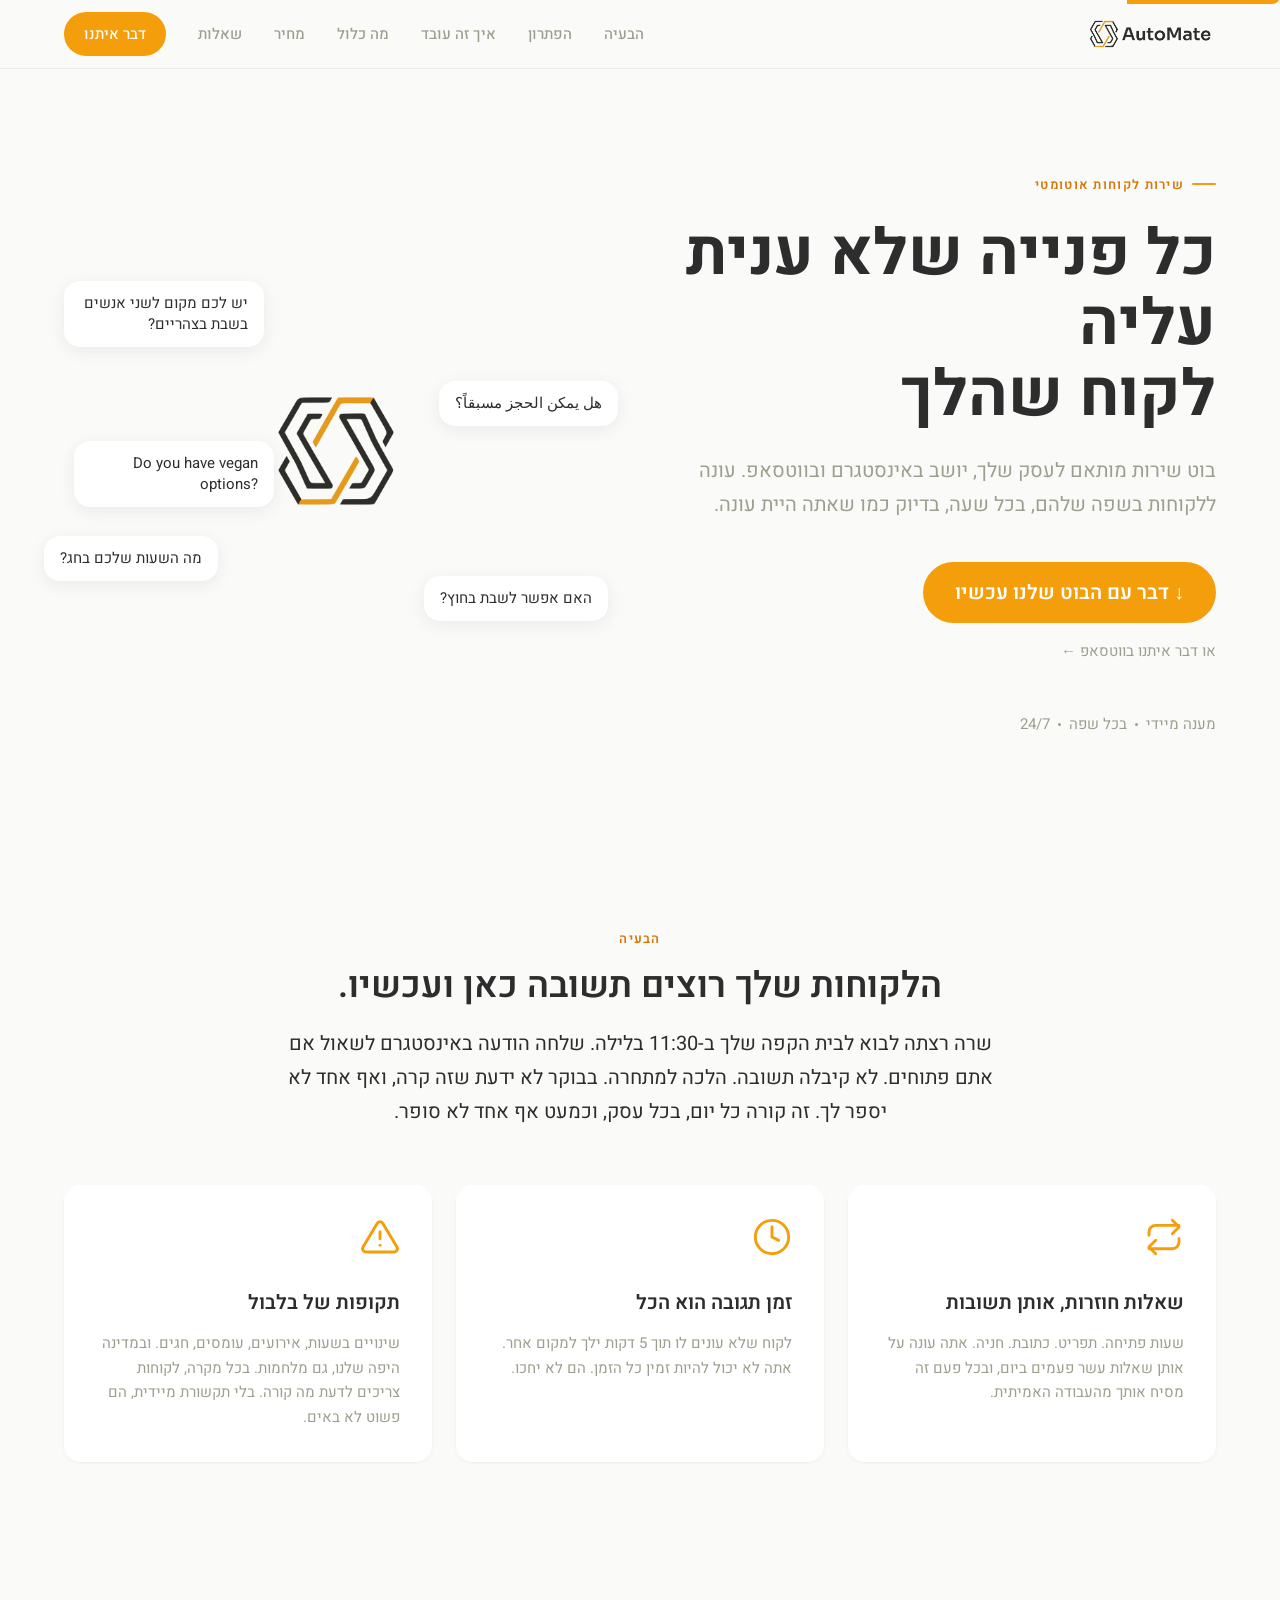
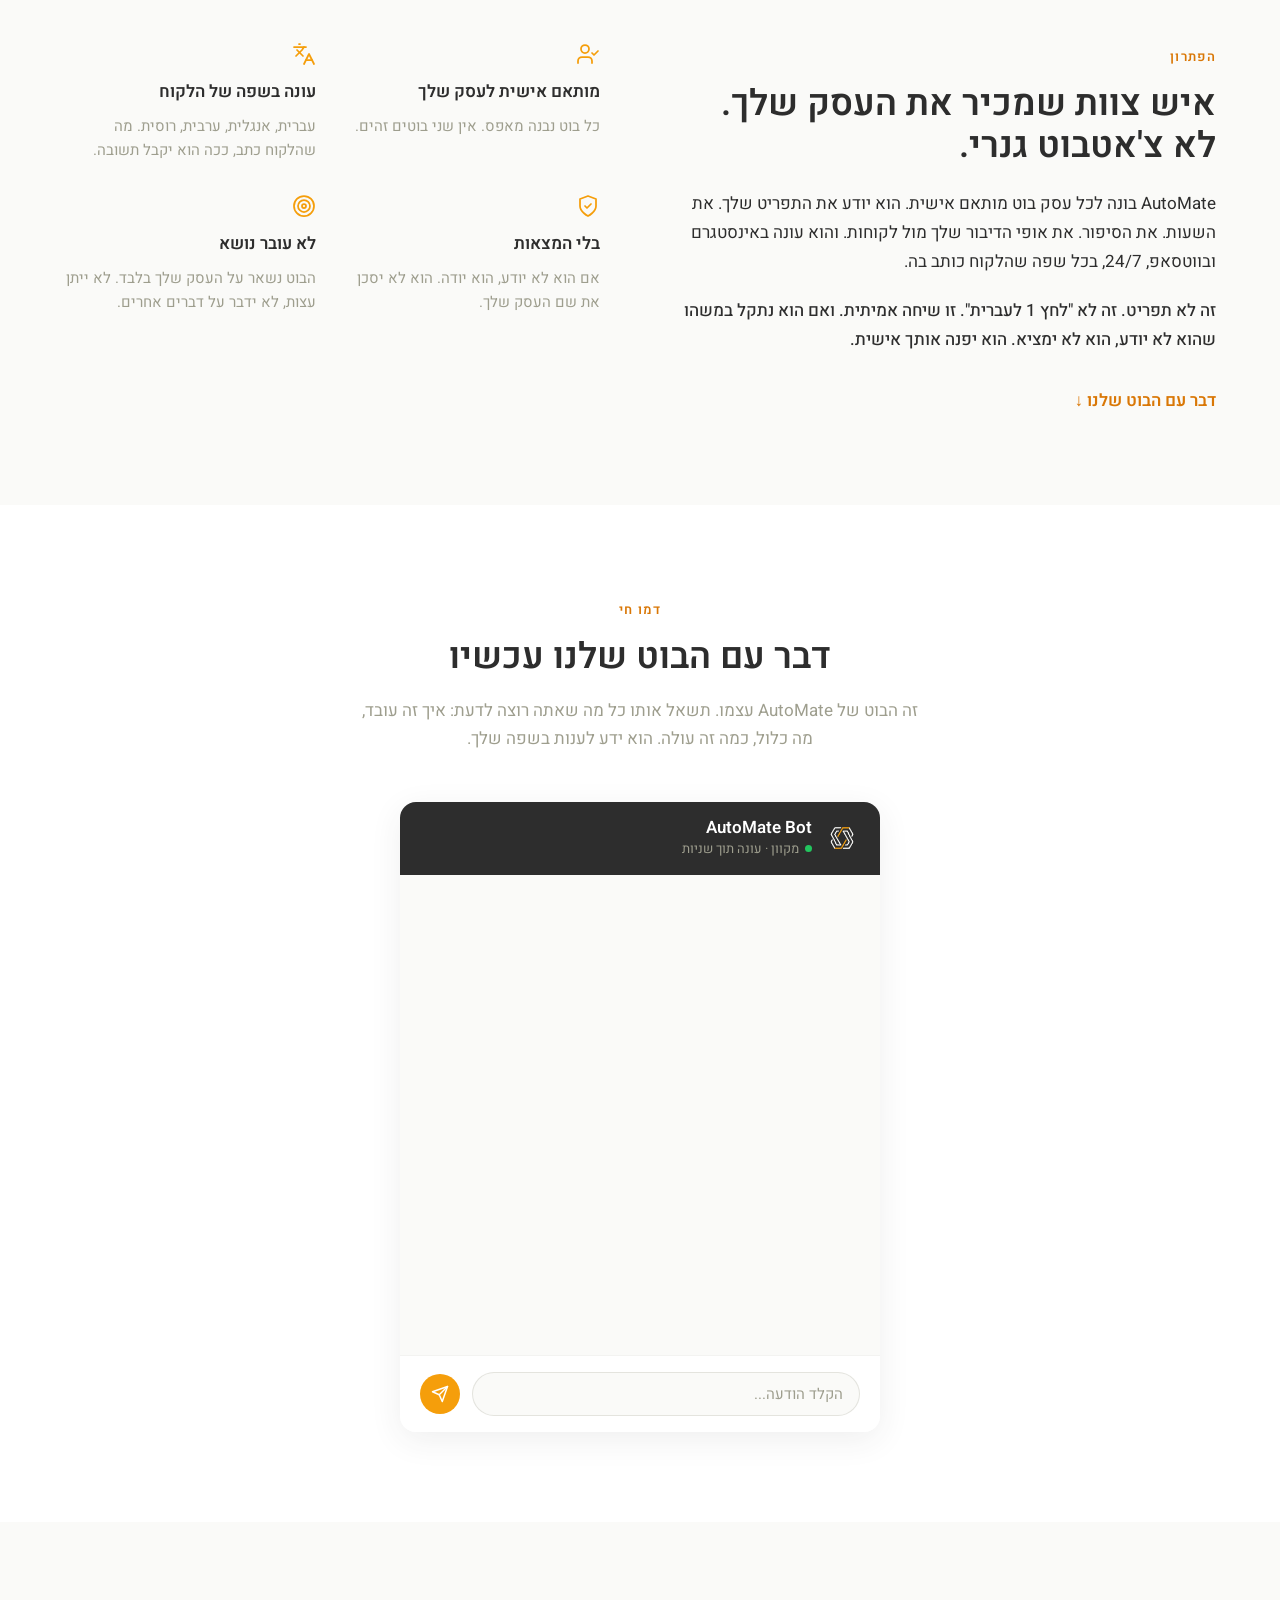
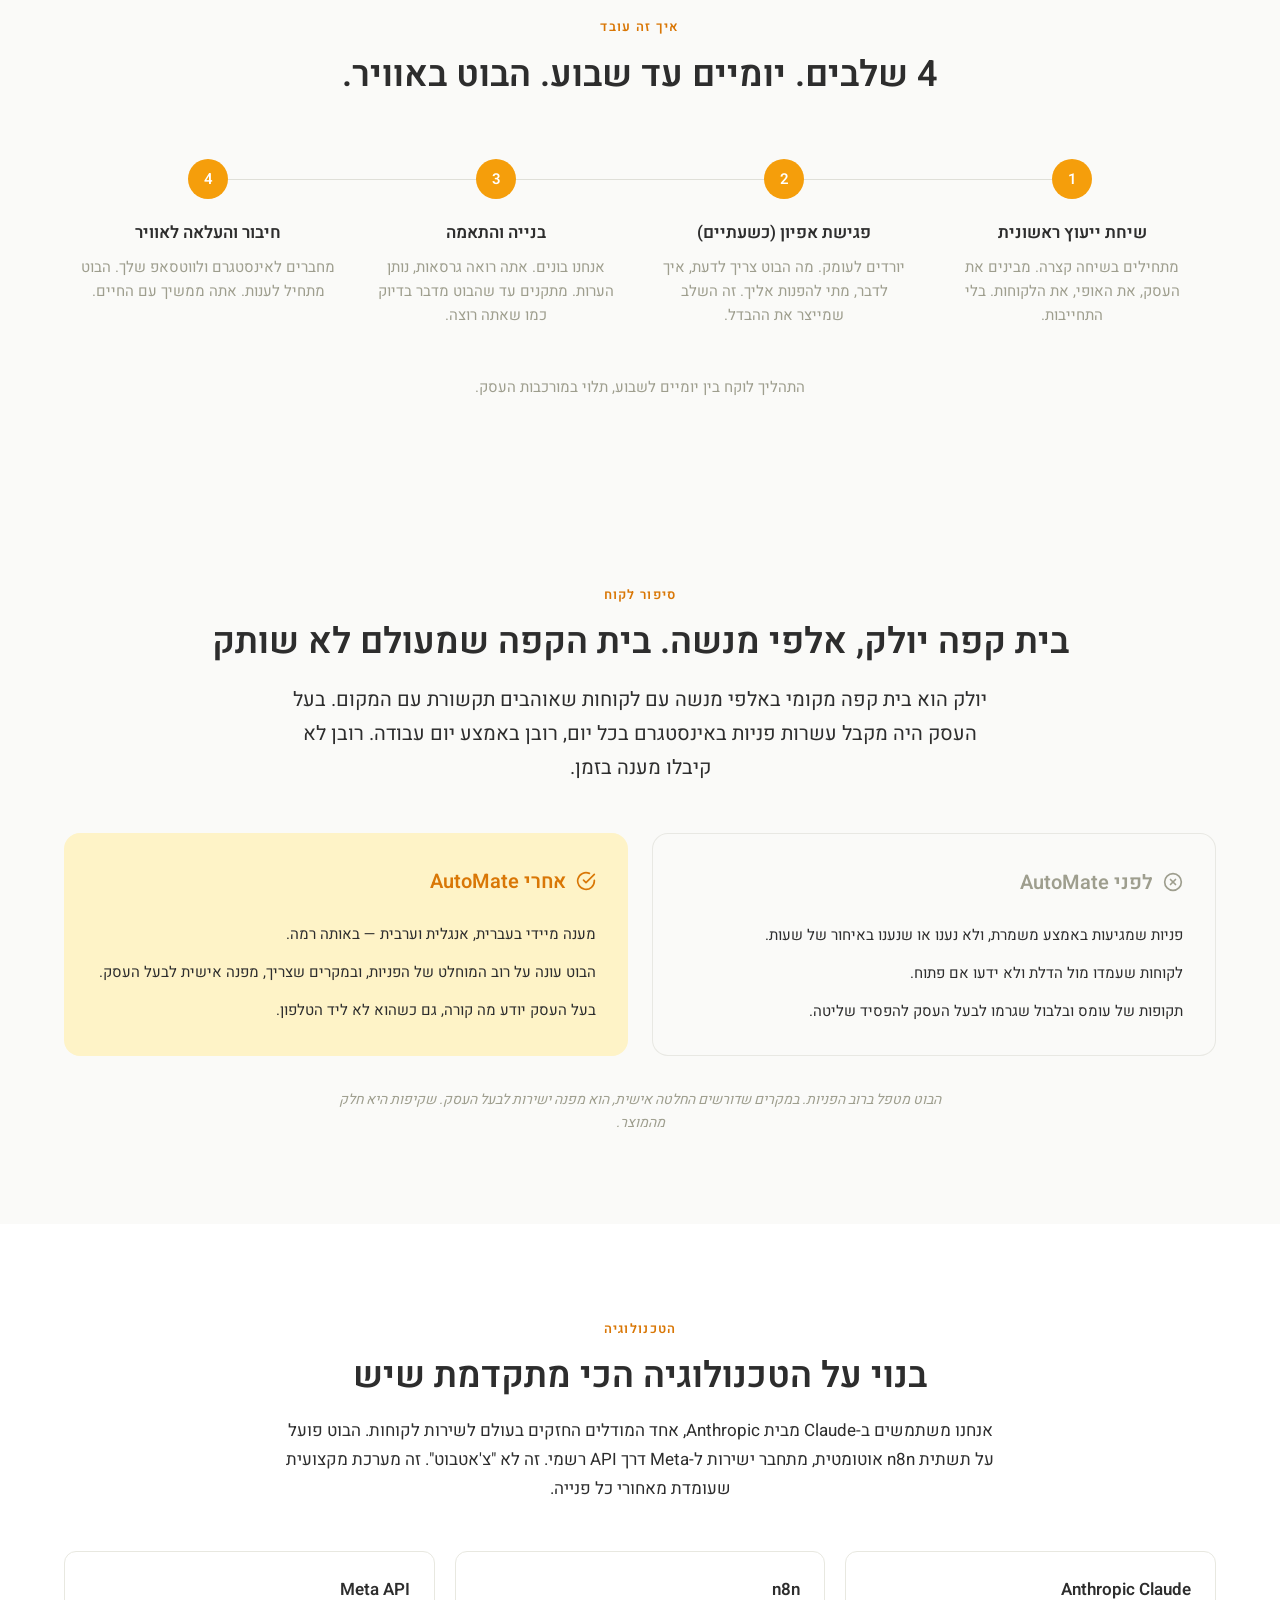
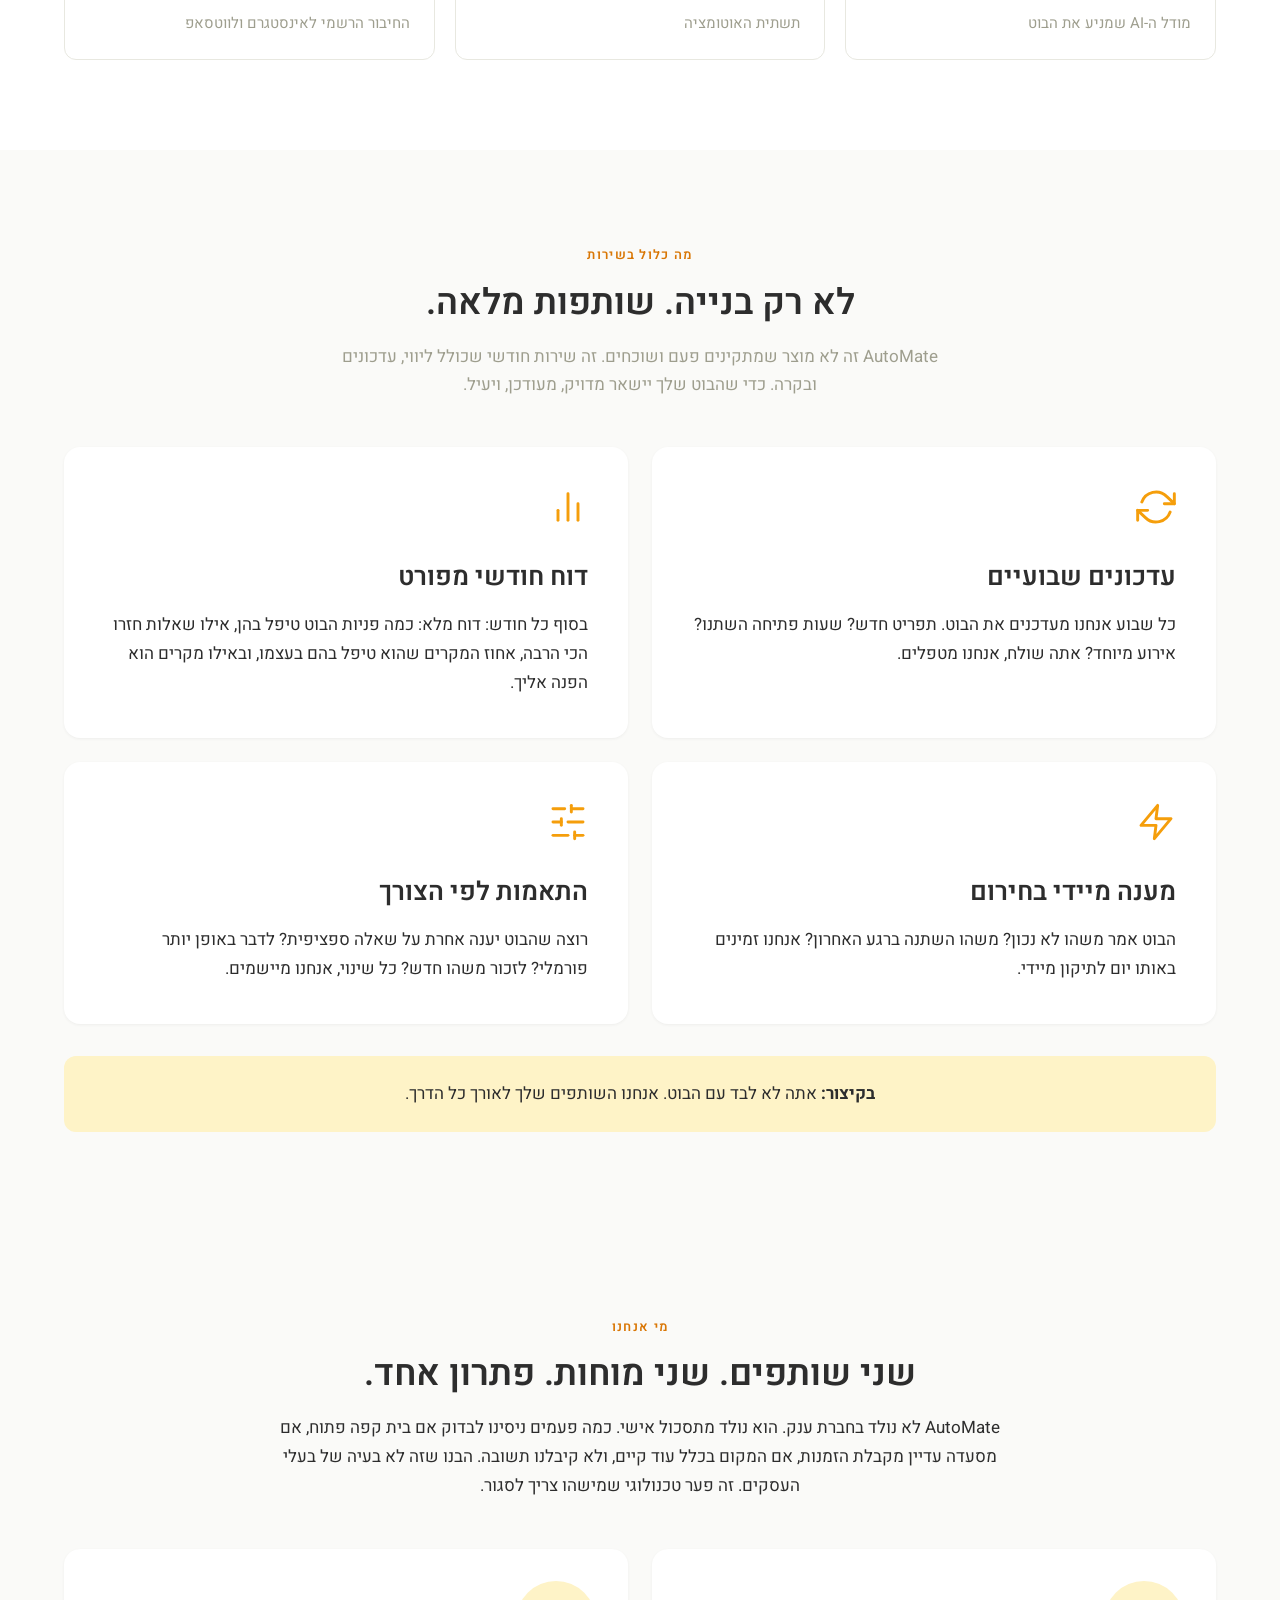
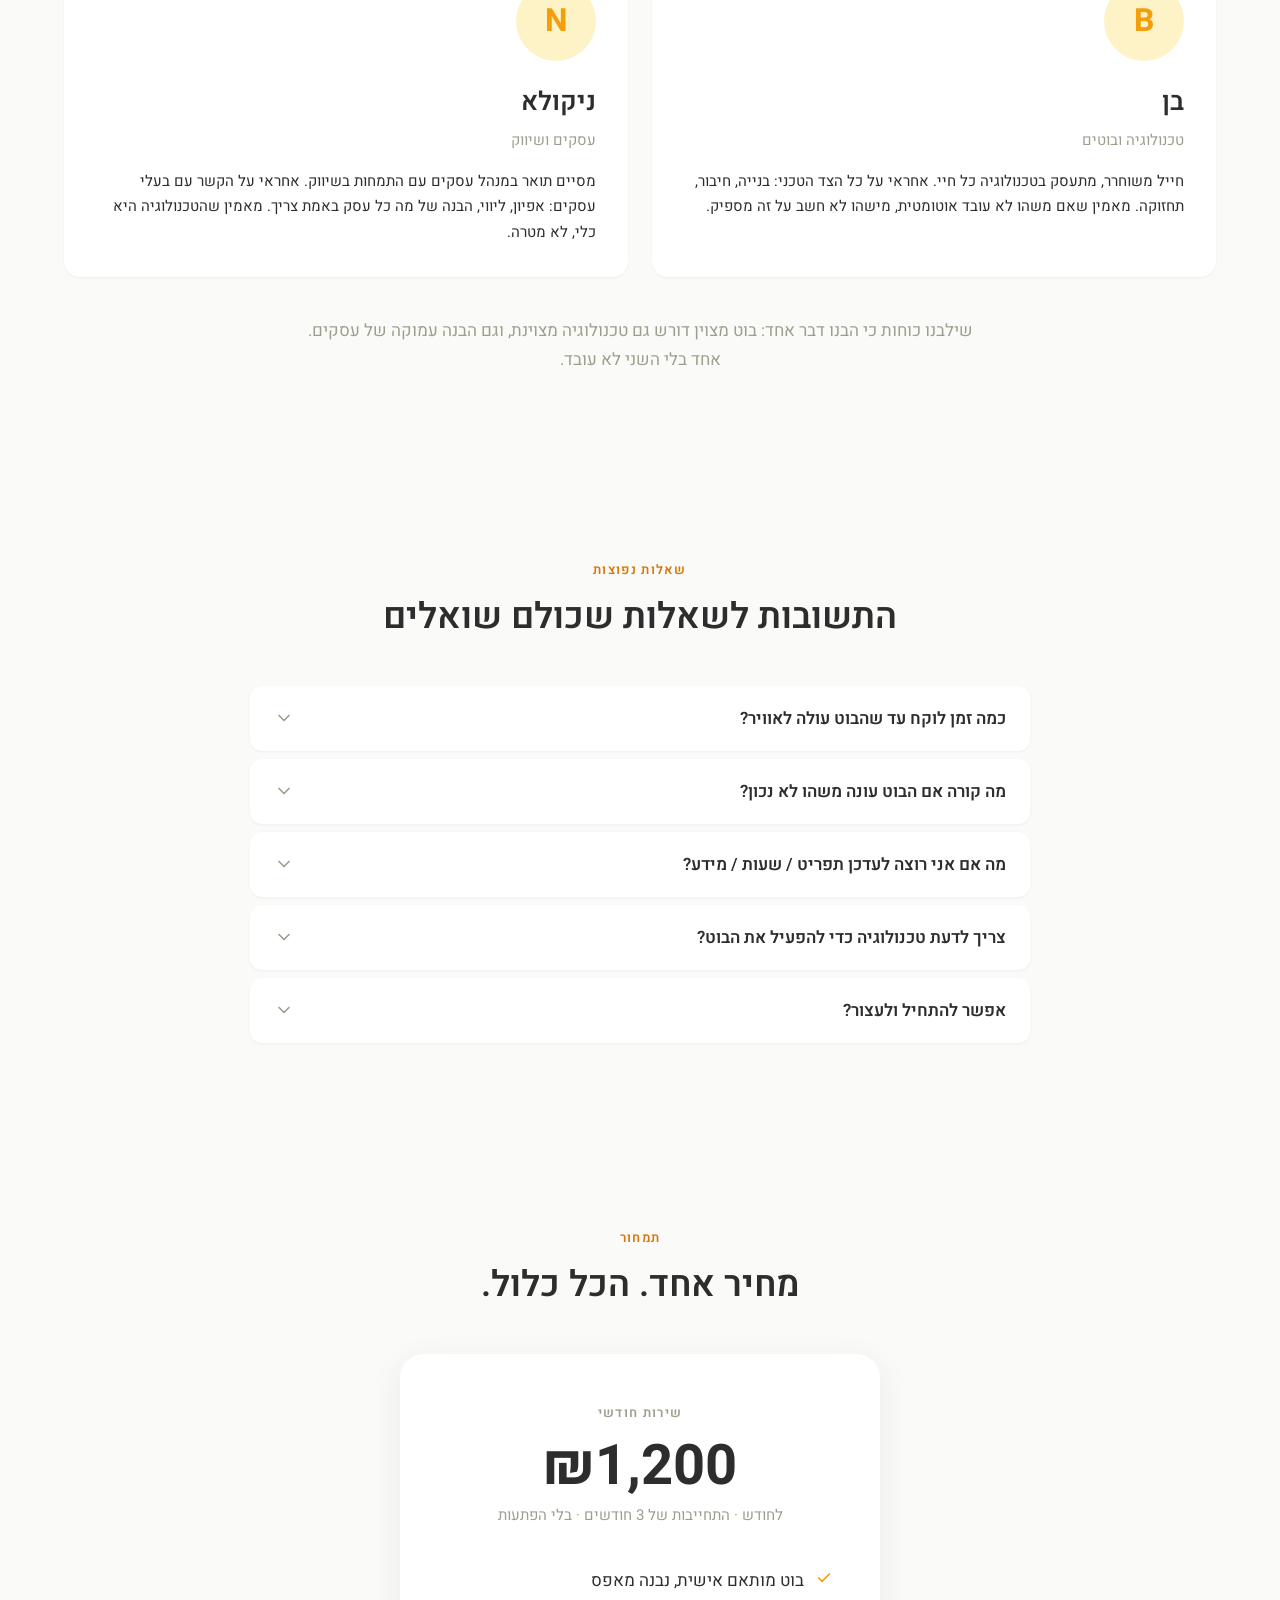
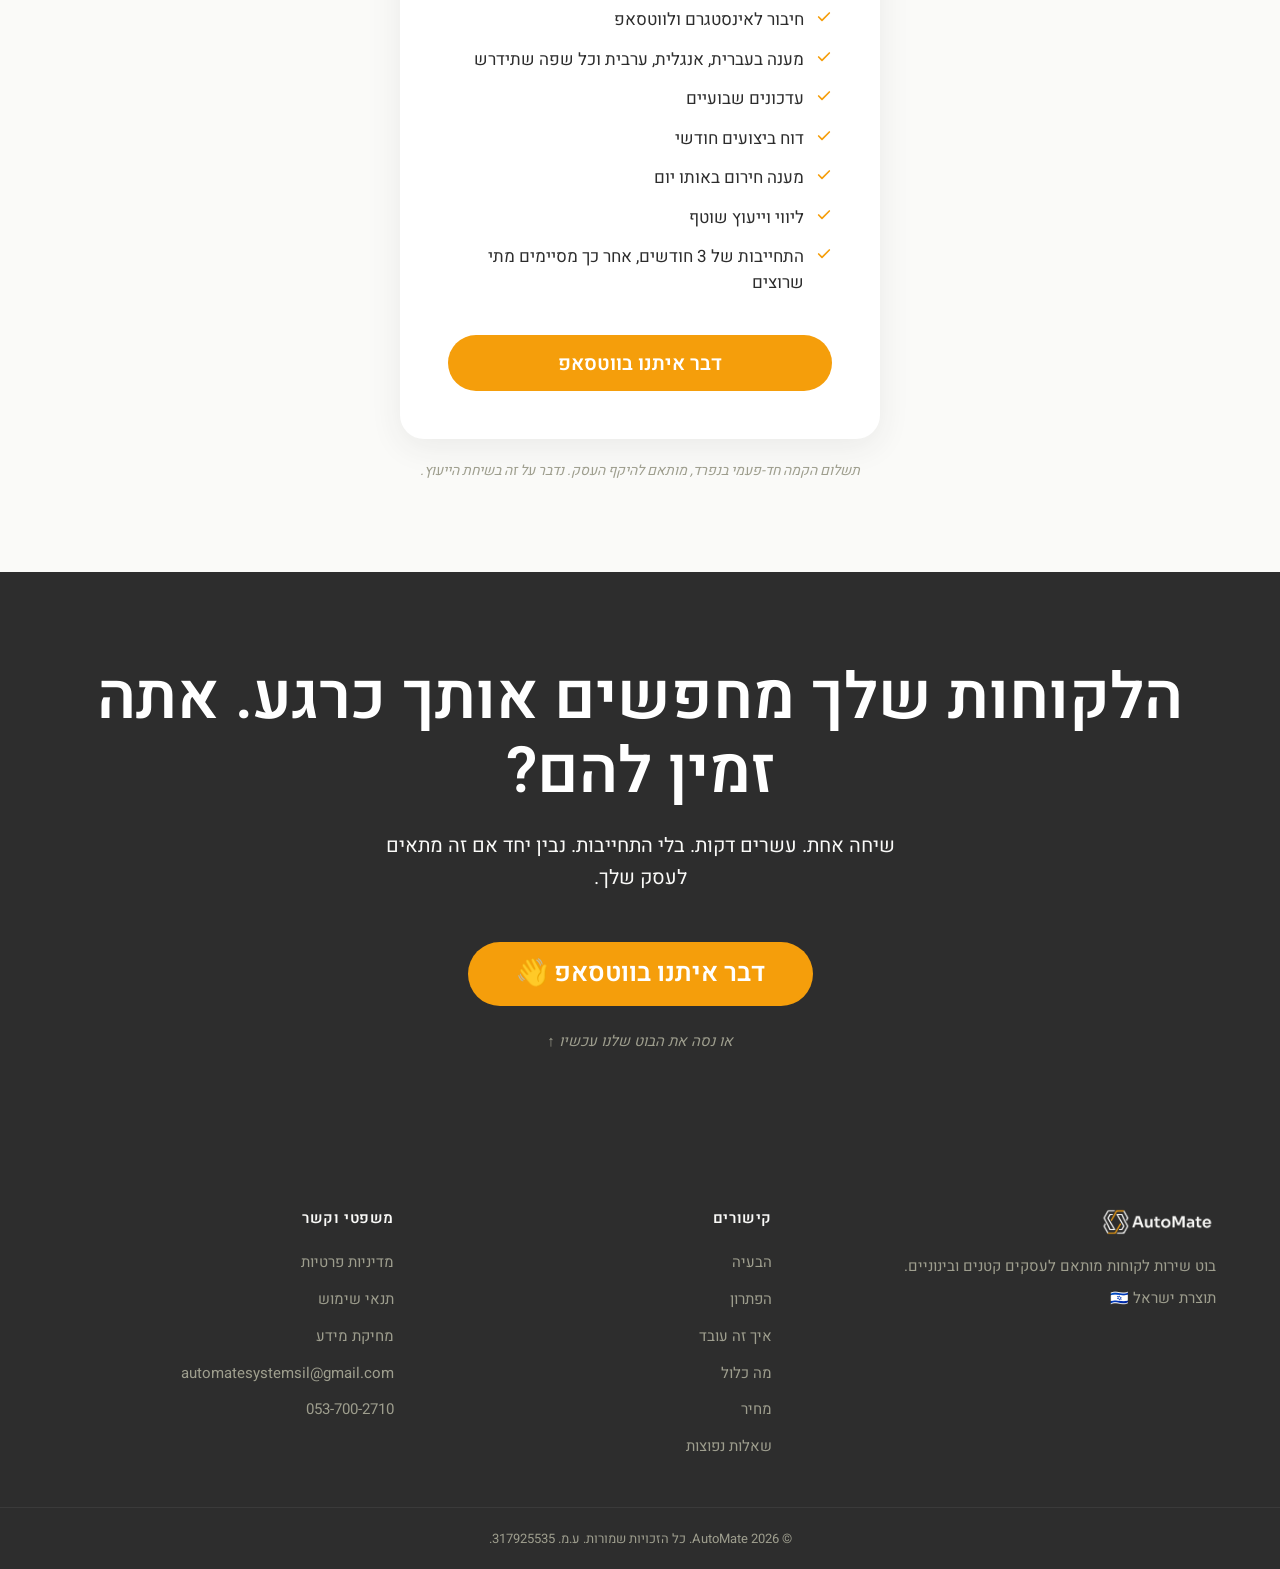
<file: index.html>
<!DOCTYPE html>
<html lang="he" dir="rtl">
<head>
  <meta charset="UTF-8">
  <meta name="viewport" content="width=device-width, initial-scale=1.0">
  <meta name="description" content="AutoMate — בוט שירות לקוחות מותאם אישית לעסקים קטנים ובינוניים. עונה ללקוחות באינסטגרם ובווטסאפ, 24/7, בכל שפה.">
  <meta name="robots" content="index, follow">
  <meta property="og:title" content="AutoMate — שירות לקוחות אוטומטי לעסק שלך">
  <meta property="og:description" content="בוט שמכיר את העסק שלך. עונה בעברית, אנגלית, ערבית — 24/7.">
  <meta property="og:type" content="website">
  <meta property="og:url" content="https://automatesystems.xyz">
  <meta property="og:image" content="https://automatesystems.xyz/assets/logos/logo-icon.png">
  <title>AutoMate — שירות לקוחות אוטומטי</title>

  <!-- Favicons -->
  <link rel="icon" href="favicon.ico" sizes="any">
  <link rel="icon" href="favicon-32.png" type="image/png" sizes="32x32">
  <link rel="icon" href="favicon-192.png" type="image/png" sizes="192x192">
  <link rel="apple-touch-icon" href="apple-touch-icon.png">
  <link rel="manifest" href="manifest.json">

  <link rel="stylesheet" href="assets/css/style.css">
</head>
<body>

<!-- Skip link נגישות -->
<a href="#main" class="skip-link">דלג לתוכן הראשי</a>

<!-- ============================================================
     HEADER
     ============================================================ -->
<header class="site-header" role="banner">
  <div class="container">
    <div class="header-inner">

      <a href="#" class="logo-link" aria-label="AutoMate — דף הבית">
        <img src="assets/logos/logo-horizontal.png" alt="AutoMate" height="36">
      </a>

      <nav class="main-nav" aria-label="ניווט ראשי">
        <a href="#problem">הבעיה</a>
        <a href="#solution">הפתרון</a>
        <a href="#how">איך זה עובד</a>
        <a href="#included">מה כלול</a>
        <a href="#pricing">מחיר</a>
        <a href="#faq">שאלות</a>
        <a href="https://wa.me/972537002710?text=%D7%94%D7%99%D7%99%2C%20%D7%94%D7%92%D7%A2%D7%AA%D7%99%20%D7%9E%D7%94%D7%90%D7%AA%D7%A8%20%F0%9F%91%8B%20%D7%90%D7%A9%D7%9E%D7%97%20%D7%9C%D7%A9%D7%9E%D7%95%D7%A2%20%D7%A2%D7%95%D7%93%20%D7%A2%D7%9C%20%D7%94%D7%91%D7%95%D7%98%20%D7%A9%D7%9C%D7%9B%D7%9D"
           target="_blank" rel="noopener"
           class="btn btn-primary nav-cta">דבר איתנו</a>
      </nav>

      <button class="nav-toggle" aria-label="פתח תפריט" aria-expanded="false">
        <span></span><span></span><span></span>
      </button>

    </div>
  </div>
</header>

<!-- ============================================================
     MAIN
     ============================================================ -->
<main id="main">

  <!-- ===== HERO ===== -->
  <section class="hero" aria-labelledby="hero-title">
    <div class="container">
      <div class="hero-inner">

        <!-- טקסט -->
        <div class="hero-text">
          <div class="hero-eyebrow">שירות לקוחות אוטומטי</div>

          <h1 class="hero-title" id="hero-title">
            כל פנייה שלא ענית עליה<br>לקוח שהלך
          </h1>

          <p class="hero-subtitle">
            בוט שירות מותאם לעסק שלך, יושב באינסטגרם ובווטסאפ. עונה ללקוחות בשפה שלהם, בכל שעה, בדיוק כמו שאתה היית עונה.
          </p>

          <div class="hero-ctas">
            <button class="btn btn-primary hero-cta-main" data-scroll="#demo">
              ↓ דבר עם הבוט שלנו עכשיו
            </button>

            <a href="https://wa.me/972537002710?text=%D7%94%D7%99%D7%99%2C%20%D7%94%D7%92%D7%A2%D7%AA%D7%99%20%D7%9E%D7%94%D7%90%D7%AA%D7%A8%20%F0%9F%91%8B%20%D7%90%D7%A9%D7%9E%D7%97%20%D7%9C%D7%A9%D7%9E%D7%95%D7%A2%20%D7%A2%D7%95%D7%93%20%D7%A2%D7%9C%20%D7%94%D7%91%D7%95%D7%98%20%D7%A9%D7%9C%D7%9B%D7%9D"
               target="_blank" rel="noopener"
               class="hero-cta-secondary">
              או דבר איתנו בווטסאפ ←
            </a>
          </div>

          <div class="hero-tagline">
            <span>מענה מיידי</span>
            <span class="hero-tagline-dot"></span>
            <span>בכל שפה</span>
            <span class="hero-tagline-dot"></span>
            <span>24/7</span>
          </div>
        </div>

        <!-- ויזואל -->
        <div class="hero-visual" aria-hidden="true">
          <div class="hero-visual-wrap">

            <img src="assets/logos/logo-icon.png" alt="" class="hero-logo-center">

            <div class="bubble bubble-1" id="hb1"></div>
            <div class="bubble bubble-2" id="hb2"></div>
            <div class="bubble bubble-3" id="hb3"></div>
            <div class="bubble bubble-4" id="hb4"></div>
            <div class="bubble bubble-5" id="hb5"></div>

          </div>
        </div>

        <script>
        (function(){
          var msgs = [
            {t:"יש לכם מקום לשני אנשים בשבת בצהריים?", l:"he", d:"rtl"},
            {t:"Do you have vegan options?", l:"en", d:"ltr"},
            {t:"كم ساعة العمل اليوم؟", l:"ar", d:"rtl"},
            {t:"מה השעות שלכם בחג?", l:"he", d:"rtl"},
            {t:"האם אפשר לשבת בחוץ?", l:"he", d:"rtl"},
            {t:"Is there parking nearby?", l:"en", d:"ltr"},
            {t:"هل يمكن الحجز مسبقاً؟", l:"ar", d:"rtl"},
            {t:"כמה עולה ארוחת בוקר?", l:"he", d:"rtl"},
            {t:"Do you take reservations?", l:"en", d:"ltr"},
            {t:"האם יש גלוטן פרי?", l:"he", d:"rtl"}
          ];

          var slots = [
            document.getElementById('hb1'),
            document.getElementById('hb2'),
            document.getElementById('hb3'),
            document.getElementById('hb4'),
            document.getElementById('hb5')
          ];

          // shuffle helper
          function shuffle(arr) {
            for (var i = arr.length - 1; i > 0; i--) {
              var j = Math.floor(Math.random() * (i + 1));
              var tmp = arr[i]; arr[i] = arr[j]; arr[j] = tmp;
            }
            return arr;
          }

          // pick 5 unique messages, assign to slots
          var pool = shuffle(msgs.slice());
          var active = pool.slice(0, 5);
          var remaining = pool.slice(5);
          var slotIndex = 0; // which slot to swap next

          function setSlot(el, msg) {
            el.innerHTML = '<span lang="' + msg.l + '" dir="' + msg.d + '">' + msg.t + '</span>';
          }

          // initial render
          slots.forEach(function(el, i){ setSlot(el, active[i]); });

          // every 2.2s swap one slot
          setInterval(function(){
            var el = slots[slotIndex];
            // pick a message not currently active
            var candidate;
            if (remaining.length === 0) {
              // refill from msgs not in active
              remaining = msgs.filter(function(m){
                return active.indexOf(m) === -1;
              });
              if (remaining.length === 0) remaining = shuffle(msgs.slice());
            }
            candidate = remaining.shift();
            active[slotIndex] = candidate;

            // fade out, swap, fade in
            el.style.transition = 'opacity 0.4s';
            el.style.opacity = '0';
            setTimeout(function(){
              setSlot(el, candidate);
              el.style.opacity = '1';
            }, 420);

            slotIndex = (slotIndex + 1) % slots.length;
          }, 2200);
        })();
        </script>

      </div>
    </div>
  </section>

  <!-- ===== PROBLEM ===== -->
  <section id="problem" aria-labelledby="problem-title">
    <div class="container">

      <div class="problem-header">
        <span class="eyebrow">הבעיה</span>
        <h2 class="section-title" id="problem-title">
          הלקוחות שלך רוצים תשובה כאן ועכשיו.
        </h2>
      </div>

      <p class="problem-intro">
        שרה רצתה לבוא לבית הקפה שלך ב-11:30 בלילה. שלחה הודעה באינסטגרם לשאול אם אתם פתוחים. לא קיבלה תשובה. הלכה למתחרה. בבוקר לא ידעת שזה קרה, ואף אחד לא יספר לך. זה קורה כל יום, בכל עסק, וכמעט אף אחד לא סופר.
      </p>

      <div class="problem-grid">

        <article class="card problem-card">
          <!-- Lucide: repeat -->
          <svg class="problem-card-icon" viewBox="0 0 24 24" fill="none" stroke="currentColor" stroke-width="1.75" stroke-linecap="round" stroke-linejoin="round" aria-hidden="true">
            <path d="M17 2l4 4-4 4"/><path d="M3 11V9a4 4 0 0 1 4-4h14"/><path d="M7 22l-4-4 4-4"/><path d="M21 13v2a4 4 0 0 1-4 4H3"/>
          </svg>
          <h3 class="problem-card-title">שאלות חוזרות, אותן תשובות</h3>
          <p class="problem-card-text">שעות פתיחה. תפריט. כתובת. חניה. אתה עונה על אותן שאלות עשר פעמים ביום, ובכל פעם זה מסיח אותך מהעבודה האמיתית.</p>
        </article>

        <article class="card problem-card">
          <!-- Lucide: clock -->
          <svg class="problem-card-icon" viewBox="0 0 24 24" fill="none" stroke="currentColor" stroke-width="1.75" stroke-linecap="round" stroke-linejoin="round" aria-hidden="true">
            <circle cx="12" cy="12" r="10"/><polyline points="12 6 12 12 16 14"/>
          </svg>
          <h3 class="problem-card-title">זמן תגובה הוא הכל</h3>
          <p class="problem-card-text">לקוח שלא עונים לו תוך 5 דקות ילך למקום אחר. אתה לא יכול להיות זמין כל הזמן. הם לא יחכו.</p>
        </article>

        <article class="card problem-card">
          <!-- Lucide: alert-triangle -->
          <svg class="problem-card-icon" viewBox="0 0 24 24" fill="none" stroke="currentColor" stroke-width="1.75" stroke-linecap="round" stroke-linejoin="round" aria-hidden="true">
            <path d="M10.29 3.86L1.82 18a2 2 0 0 0 1.71 3h16.94a2 2 0 0 0 1.71-3L13.71 3.86a2 2 0 0 0-3.42 0z"/><line x1="12" y1="9" x2="12" y2="13"/><line x1="12" y1="17" x2="12.01" y2="17"/>
          </svg>
          <h3 class="problem-card-title">תקופות של בלבול</h3>
          <p class="problem-card-text">שינויים בשעות, אירועים, עומסים, חגים. ובמדינה היפה שלנו, גם מלחמות. בכל מקרה, לקוחות צריכים לדעת מה קורה. בלי תקשורת מיידית, הם פשוט לא באים.</p>
        </article>

      </div>
    </div>
  </section>

  <!-- ===== SOLUTION ===== -->
  <section id="solution" aria-labelledby="solution-title">
    <div class="container">
      <div class="solution-inner">

        <div class="solution-text">
          <span class="eyebrow">הפתרון</span>
          <h2 class="section-title" id="solution-title">
            איש צוות שמכיר את העסק שלך. לא צ'אטבוט גנרי.
          </h2>
          <p class="solution-body">
            AutoMate בונה לכל עסק בוט מותאם אישית. הוא יודע את התפריט שלך. את השעות. את הסיפור. את אופי הדיבור שלך מול לקוחות. והוא עונה באינסטגרם ובווטסאפ, 24/7, בכל שפה שהלקוח כותב בה.
          </p>
          <p class="solution-body-strong">
            זה לא תפריט. זה לא "לחץ 1 לעברית". זו שיחה אמיתית. ואם הוא נתקל במשהו שהוא לא יודע, הוא לא ימציא. הוא יפנה אותך אישית.
          </p>

          <button class="solution-cta-link" data-scroll="#demo">
            דבר עם הבוט שלנו ↓
          </button>
        </div>

        <div class="solution-points">

          <div class="solution-point">
            <!-- Lucide: user-check -->
            <svg class="solution-point-icon" viewBox="0 0 24 24" fill="none" stroke="currentColor" stroke-width="1.75" stroke-linecap="round" stroke-linejoin="round" aria-hidden="true">
              <path d="M16 21v-2a4 4 0 0 0-4-4H6a4 4 0 0 0-4 4v2"/><circle cx="9" cy="7" r="4"/><polyline points="16 11 18 13 22 9"/>
            </svg>
            <div class="solution-point-title">מותאם אישית לעסק שלך</div>
            <div class="solution-point-text">כל בוט נבנה מאפס. אין שני בוטים זהים.</div>
          </div>

          <div class="solution-point">
            <!-- Lucide: languages -->
            <svg class="solution-point-icon" viewBox="0 0 24 24" fill="none" stroke="currentColor" stroke-width="1.75" stroke-linecap="round" stroke-linejoin="round" aria-hidden="true">
              <path d="M5 8l6 6"/><path d="M4 14l6-6 2-3"/><path d="M2 5h12"/><path d="M7 2h1"/><path d="M22 22l-5-10-5 10"/><path d="M14 18h6"/>
            </svg>
            <div class="solution-point-title">עונה בשפה של הלקוח</div>
            <div class="solution-point-text">עברית, אנגלית, ערבית, רוסית. מה שהלקוח כתב, ככה הוא יקבל תשובה.</div>
          </div>

          <div class="solution-point">
            <!-- Lucide: shield-check -->
            <svg class="solution-point-icon" viewBox="0 0 24 24" fill="none" stroke="currentColor" stroke-width="1.75" stroke-linecap="round" stroke-linejoin="round" aria-hidden="true">
              <path d="M12 22s8-4 8-10V5l-8-3-8 3v7c0 6 8 10 8 10z"/><polyline points="9 12 11 14 15 10"/>
            </svg>
            <div class="solution-point-title">בלי המצאות</div>
            <div class="solution-point-text">אם הוא לא יודע, הוא יודה. הוא לא יסכן את שם העסק שלך.</div>
          </div>

          <div class="solution-point">
            <!-- Lucide: target -->
            <svg class="solution-point-icon" viewBox="0 0 24 24" fill="none" stroke="currentColor" stroke-width="1.75" stroke-linecap="round" stroke-linejoin="round" aria-hidden="true">
              <circle cx="12" cy="12" r="10"/><circle cx="12" cy="12" r="6"/><circle cx="12" cy="12" r="2"/>
            </svg>
            <div class="solution-point-title">לא עובר נושא</div>
            <div class="solution-point-text">הבוט נשאר על העסק שלך בלבד. לא ייתן עצות, לא ידבר על דברים אחרים.</div>
          </div>

        </div>
      </div>
    </div>
  </section>

  <!-- ===== DEMO ===== -->
  <section id="demo" aria-labelledby="demo-title">
    <div class="container">

      <div class="demo-header">
        <span class="eyebrow">דמו חי</span>
        <h2 class="section-title" id="demo-title">דבר עם הבוט שלנו עכשיו</h2>
      </div>

      <p class="demo-intro">
        זה הבוט של AutoMate עצמו. תשאל אותו כל מה שאתה רוצה לדעת: איך זה עובד, מה כלול, כמה זה עולה. הוא ידע לענות בשפה שלך.
      </p>

      <div class="chat-wrap" role="region" aria-label="צ'אט דמו">

        <div class="chat-header">
          <img src="assets/logos/logo-icon-dark.png" alt="AutoMate Bot" class="chat-header-logo">
          <div class="chat-header-info">
            <div class="chat-header-name">AutoMate Bot</div>
            <div class="chat-header-status">
              <span class="status-dot" aria-hidden="true"></span>
              <span>מקוון · עונה תוך שניות</span>
            </div>
          </div>
        </div>

        <div class="chat-body" id="chat-body" aria-live="polite" aria-label="הודעות">
          <!-- הודעות נוספות דינמית מה-JS -->
        </div>

        <!-- הודעת הגבלה (מוסתרת עד הגעה ל-20 הודעות) -->
        <div id="chat-limit-msg" class="chat-limit-msg" aria-live="assertive">
          <p style="font-size:var(--text-sm);color:var(--ink)">השיחה הסתיימה. רוצה להמשיך? דבר איתנו ישירות:</p>
          <a href="https://wa.me/972537002710?text=%D7%94%D7%99%D7%99%2C%20%D7%94%D7%92%D7%A2%D7%AA%D7%99%20%D7%9E%D7%94%D7%90%D7%AA%D7%A8%20%F0%9F%91%8B%20%D7%90%D7%A9%D7%9E%D7%97%20%D7%9C%D7%A9%D7%9E%D7%95%D7%A2%20%D7%A2%D7%95%D7%93%20%D7%A2%D7%9C%20%D7%94%D7%91%D7%95%D7%98%20%D7%A9%D7%9C%D7%9B%D7%9D"
             target="_blank" rel="noopener"
             class="btn btn-primary">דבר איתנו בווטסאפ</a>
        </div>

        <div class="chat-input-area">
          <textarea
            id="chat-input"
            placeholder="הקלד הודעה..."
            rows="1"
            maxlength="500"
            aria-label="הקלד הודעה לבוט"
          ></textarea>
          <button id="chat-send-btn" class="chat-send-btn" aria-label="שלח הודעה" disabled>
            <!-- Lucide: send -->
            <svg width="18" height="18" viewBox="0 0 24 24" fill="none" stroke="currentColor" stroke-width="2" stroke-linecap="round" stroke-linejoin="round" aria-hidden="true">
              <line x1="22" y1="2" x2="11" y2="13"/><polygon points="22 2 15 22 11 13 2 9 22 2"/>
            </svg>
          </button>
        </div>

      </div>

    </div>
  </section>

  <!-- ===== HOW IT WORKS ===== -->
  <section id="how" aria-labelledby="how-title">
    <div class="container">

      <div class="how-header">
        <span class="eyebrow">איך זה עובד</span>
        <h2 class="section-title" id="how-title">4 שלבים. יומיים עד שבוע. הבוט באוויר.</h2>
      </div>

      <div class="steps-row" role="list">

        <div class="step" role="listitem">
          <div class="step-num" aria-hidden="true">1</div>
          <div class="step-content">
            <div class="step-title">שיחת ייעוץ ראשונית</div>
            <p class="step-text">מתחילים בשיחה קצרה. מבינים את העסק, את האופי, את הלקוחות. בלי התחייבות.</p>
          </div>
        </div>

        <div class="step" role="listitem">
          <div class="step-num" aria-hidden="true">2</div>
          <div class="step-content">
            <div class="step-title">פגישת אפיון (כשעתיים)</div>
            <p class="step-text">יורדים לעומק. מה הבוט צריך לדעת, איך לדבר, מתי להפנות אליך. זה השלב שמייצר את ההבדל.</p>
          </div>
        </div>

        <div class="step" role="listitem">
          <div class="step-num" aria-hidden="true">3</div>
          <div class="step-content">
            <div class="step-title">בנייה והתאמה</div>
            <p class="step-text">אנחנו בונים. אתה רואה גרסאות, נותן הערות. מתקנים עד שהבוט מדבר בדיוק כמו שאתה רוצה.</p>
          </div>
        </div>

        <div class="step" role="listitem">
          <div class="step-num" aria-hidden="true">4</div>
          <div class="step-content">
            <div class="step-title">חיבור והעלאה לאוויר</div>
            <p class="step-text">מחברים לאינסטגרם ולווטסאפ שלך. הבוט מתחיל לענות. אתה ממשיך עם החיים.</p>
          </div>
        </div>

      </div>

      <p class="steps-note">התהליך לוקח בין יומיים לשבוע, תלוי במורכבות העסק.</p>

    </div>
  </section>

  <!-- ===== JULEK CASE STUDY ===== -->
  <section id="julek" class="julek" aria-labelledby="julek-title">
    <div class="container">

      <div class="julek-header">
        <span class="eyebrow">סיפור לקוח</span>
        <h2 class="section-title" id="julek-title">בית קפה יולק, אלפי מנשה. בית הקפה שמעולם לא שותק</h2>
      </div>

      <p class="julek-intro">
        יולק הוא בית קפה מקומי באלפי מנשה עם לקוחות שאוהבים תקשורת עם המקום. בעל העסק היה מקבל עשרות פניות באינסטגרם בכל יום, רובן באמצע יום עבודה. רובן לא קיבלו מענה בזמן.
      </p>

      <div class="julek-grid">

        <div class="julek-before">
          <div class="julek-col-header">
            <!-- Lucide: x-circle -->
            <svg class="julek-col-icon" viewBox="0 0 24 24" fill="none" stroke="currentColor" stroke-width="2" stroke-linecap="round" stroke-linejoin="round" aria-hidden="true">
              <circle cx="12" cy="12" r="10"/><line x1="15" y1="9" x2="9" y2="15"/><line x1="9" y1="9" x2="15" y2="15"/>
            </svg>
            <span class="julek-col-title">לפני AutoMate</span>
          </div>
          <ul class="julek-items" aria-label="לפני AutoMate">
            <li class="julek-item">פניות שמגיעות באמצע משמרת, ולא נענו או שנענו באיחור של שעות.</li>
            <li class="julek-item">לקוחות שעמדו מול הדלת ולא ידעו אם פתוח.</li>
            <li class="julek-item">תקופות של עומס ובלבול שגרמו לבעל העסק להפסיד שליטה.</li>
          </ul>
        </div>

        <div class="julek-after">
          <div class="julek-col-header">
            <!-- Lucide: check-circle -->
            <svg class="julek-col-icon" viewBox="0 0 24 24" fill="none" stroke="currentColor" stroke-width="2" stroke-linecap="round" stroke-linejoin="round" aria-hidden="true">
              <path d="M22 11.08V12a10 10 0 1 1-5.93-9.14"/><polyline points="22 4 12 14.01 9 11.01"/>
            </svg>
            <span class="julek-col-title">אחרי AutoMate</span>
          </div>
          <ul class="julek-items" aria-label="אחרי AutoMate">
            <li class="julek-item">מענה מיידי בעברית, אנגלית וערבית — באותה רמה.</li>
            <li class="julek-item">הבוט עונה על רוב המוחלט של הפניות, ובמקרים שצריך, מפנה אישית לבעל העסק.</li>
            <li class="julek-item">בעל העסק יודע מה קורה, גם כשהוא לא ליד הטלפון.</li>
          </ul>
        </div>

      </div>

      <p class="julek-note">
        <em>הבוט מטפל ברוב הפניות. במקרים שדורשים החלטה אישית, הוא מפנה ישירות לבעל העסק. שקיפות היא חלק מהמוצר.</em>
      </p>

    </div>
  </section>

  <!-- ===== TECH STACK ===== -->
  <section id="tech" class="tech" aria-labelledby="tech-title">
    <div class="container">

      <div class="tech-header">
        <span class="eyebrow">הטכנולוגיה</span>
        <h2 class="section-title" id="tech-title">בנוי על הטכנולוגיה הכי מתקדמת שיש</h2>
      </div>

      <p class="tech-intro">
        אנחנו משתמשים ב-Claude מבית Anthropic, אחד המודלים החזקים בעולם לשירות לקוחות. הבוט פועל על תשתית n8n אוטומטית, מתחבר ישירות ל-Meta דרך <bdi>API</bdi> רשמי. זה לא "צ'אטבוט". זה מערכת מקצועית שעומדת מאחורי כל פנייה.
      </p>

      <div class="tech-grid">

        <div class="tech-card">
          <div class="tech-card-name"><bdi>Anthropic Claude</bdi></div>
          <div class="tech-card-desc">מודל ה-<bdi>AI</bdi> שמניע את הבוט</div>
        </div>

        <div class="tech-card">
          <div class="tech-card-name"><bdi>n8n</bdi></div>
          <div class="tech-card-desc">תשתית האוטומציה</div>
        </div>

        <div class="tech-card">
          <div class="tech-card-name"><bdi>Meta API</bdi></div>
          <div class="tech-card-desc">החיבור הרשמי לאינסטגרם ולווטסאפ</div>
        </div>

      </div>
    </div>
  </section>

  <!-- ===== WHAT'S INCLUDED ===== -->
  <section id="included" aria-labelledby="included-title">
    <div class="container">

      <div class="included-header">
        <span class="eyebrow">מה כלול בשירות</span>
        <h2 class="section-title" id="included-title">לא רק בנייה. שותפות מלאה.</h2>
      </div>

      <p class="included-intro">
        AutoMate זה לא מוצר שמתקינים פעם ושוכחים. זה שירות חודשי שכולל ליווי, עדכונים ובקרה. כדי שהבוט שלך יישאר מדויק, מעודכן, ויעיל.
      </p>

      <div class="included-grid">

        <article class="card included-card">
          <!-- Lucide: refresh-cw -->
          <svg class="included-card-icon" viewBox="0 0 24 24" fill="none" stroke="currentColor" stroke-width="1.75" stroke-linecap="round" stroke-linejoin="round" aria-hidden="true">
            <polyline points="23 4 23 10 17 10"/><polyline points="1 20 1 14 7 14"/>
            <path d="M3.51 9a9 9 0 0 1 14.85-3.36L23 10M1 14l4.64 4.36A9 9 0 0 0 20.49 15"/>
          </svg>
          <h3 class="included-card-title">עדכונים שבועיים</h3>
          <p class="included-card-text">כל שבוע אנחנו מעדכנים את הבוט. תפריט חדש? שעות פתיחה השתנו? אירוע מיוחד? אתה שולח, אנחנו מטפלים.</p>
        </article>

        <article class="card included-card">
          <!-- Lucide: bar-chart-3 -->
          <svg class="included-card-icon" viewBox="0 0 24 24" fill="none" stroke="currentColor" stroke-width="1.75" stroke-linecap="round" stroke-linejoin="round" aria-hidden="true">
            <line x1="18" y1="20" x2="18" y2="10"/><line x1="12" y1="20" x2="12" y2="4"/><line x1="6" y1="20" x2="6" y2="14"/>
          </svg>
          <h3 class="included-card-title">דוח חודשי מפורט</h3>
          <p class="included-card-text">בסוף כל חודש: דוח מלא: כמה פניות הבוט טיפל בהן, אילו שאלות חזרו הכי הרבה, אחוז המקרים שהוא טיפל בהם בעצמו, ובאילו מקרים הוא הפנה אליך.</p>
        </article>

        <article class="card included-card">
          <!-- Lucide: zap -->
          <svg class="included-card-icon" viewBox="0 0 24 24" fill="none" stroke="currentColor" stroke-width="1.75" stroke-linecap="round" stroke-linejoin="round" aria-hidden="true">
            <polygon points="13 2 3 14 12 14 11 22 21 10 12 10 13 2"/>
          </svg>
          <h3 class="included-card-title">מענה מיידי בחירום</h3>
          <p class="included-card-text">הבוט אמר משהו לא נכון? משהו השתנה ברגע האחרון? אנחנו זמינים באותו יום לתיקון מיידי.</p>
        </article>

        <article class="card included-card">
          <!-- Lucide: sliders-horizontal -->
          <svg class="included-card-icon" viewBox="0 0 24 24" fill="none" stroke="currentColor" stroke-width="1.75" stroke-linecap="round" stroke-linejoin="round" aria-hidden="true">
            <line x1="21" y1="4" x2="14" y2="4"/><line x1="10" y1="4" x2="3" y2="4"/>
            <line x1="21" y1="12" x2="12" y2="12"/><line x1="8" y1="12" x2="3" y2="12"/>
            <line x1="21" y1="20" x2="16" y2="20"/><line x1="12" y1="20" x2="3" y2="20"/>
            <line x1="14" y1="2" x2="14" y2="6"/><line x1="8" y1="10" x2="8" y2="14"/><line x1="16" y1="18" x2="16" y2="22"/>
          </svg>
          <h3 class="included-card-title">התאמות לפי הצורך</h3>
          <p class="included-card-text">רוצה שהבוט יענה אחרת על שאלה ספציפית? לדבר באופן יותר פורמלי? לזכור משהו חדש? כל שינוי, אנחנו מיישמים.</p>
        </article>

      </div>

      <div class="included-summary">
        <strong>בקיצור:</strong> אתה לא לבד עם הבוט. אנחנו השותפים שלך לאורך כל הדרך.
      </div>

    </div>
  </section>

  <!-- ===== ABOUT ===== -->
  <section id="about" class="about" aria-labelledby="about-title">
    <div class="container">

      <div class="about-header">
        <span class="eyebrow">מי אנחנו</span>
        <h2 class="section-title" id="about-title">שני שותפים. שני מוחות. פתרון אחד.</h2>
      </div>

      <p class="about-intro">
        AutoMate לא נולד בחברת ענק. הוא נולד מתסכול אישי. כמה פעמים ניסינו לבדוק אם בית קפה פתוח, אם מסעדה עדיין מקבלת הזמנות, אם המקום בכלל עוד קיים, ולא קיבלנו תשובה. הבנו שזה לא בעיה של בעלי העסקים. זה פער טכנולוגי שמישהו צריך לסגור.
      </p>

      <div class="about-grid">

        <article class="card about-card">
          <div class="about-avatar" aria-hidden="true">B</div>
          <div class="about-name">בן</div>
          <div class="about-role">טכנולוגיה ובוטים</div>
          <p class="about-bio">חייל משוחרר, מתעסק בטכנולוגיה כל חיי. אחראי על כל הצד הטכני: בנייה, חיבור, תחזוקה. מאמין שאם משהו לא עובד אוטומטית, מישהו לא חשב על זה מספיק.</p>
        </article>

        <article class="card about-card">
          <div class="about-avatar" aria-hidden="true">N</div>
          <div class="about-name">ניקולא</div>
          <div class="about-role">עסקים ושיווק</div>
          <p class="about-bio">מסיים תואר במנהל עסקים עם התמחות בשיווק. אחראי על הקשר עם בעלי עסקים: אפיון, ליווי, הבנה של מה כל עסק באמת צריך. מאמין שהטכנולוגיה היא כלי, לא מטרה.</p>
        </article>

      </div>

      <p class="about-outro">
        שילבנו כוחות כי הבנו דבר אחד: בוט מצוין דורש גם טכנולוגיה מצוינת, וגם הבנה עמוקה של עסקים. אחד בלי השני לא עובד.
      </p>

    </div>
  </section>

  <!-- ===== FAQ ===== -->
  <section id="faq" aria-labelledby="faq-title">
    <div class="container">

      <div class="faq-header">
        <span class="eyebrow">שאלות נפוצות</span>
        <h2 class="section-title" id="faq-title">התשובות לשאלות שכולם שואלים</h2>
      </div>

      <div class="faq-list" role="list">

        <div class="faq-item" role="listitem">
          <button class="faq-question" aria-expanded="false">
            כמה זמן לוקח עד שהבוט עולה לאוויר?
            <svg class="faq-chevron" viewBox="0 0 24 24" fill="none" stroke="currentColor" stroke-width="2" stroke-linecap="round" stroke-linejoin="round" aria-hidden="true">
              <polyline points="6 9 12 15 18 9"/>
            </svg>
          </button>
          <div class="faq-answer">
            <div class="faq-answer-inner">אחרי פגישת האפיון בת השעתיים, אנחנו בונים את הבוט תוך יומיים עד שבוע, תלוי במורכבות העסק. ברגע שאתה מאשר את התשובות, אנחנו מחברים לאינסטגרם ולווטסאפ והבוט מתחיל לעבוד.</div>
          </div>
        </div>

        <div class="faq-item" role="listitem">
          <button class="faq-question" aria-expanded="false">
            מה קורה אם הבוט עונה משהו לא נכון?
            <svg class="faq-chevron" viewBox="0 0 24 24" fill="none" stroke="currentColor" stroke-width="2" stroke-linecap="round" stroke-linejoin="round" aria-hidden="true">
              <polyline points="6 9 12 15 18 9"/>
            </svg>
          </button>
          <div class="faq-answer">
            <div class="faq-answer-inner">הבוט בנוי כך שהוא לא ימציא. אם הוא לא יודע משהו, הוא יגיד את זה ויפנה אליך אישית. הוא לא יסיט את הלקוח לנושא אחר ולא ייתן תשובה לא בטוחה. שקיפות היא חלק מהמוצר.</div>
          </div>
        </div>

        <div class="faq-item" role="listitem">
          <button class="faq-question" aria-expanded="false">
            מה אם אני רוצה לעדכן תפריט / שעות / מידע?
            <svg class="faq-chevron" viewBox="0 0 24 24" fill="none" stroke="currentColor" stroke-width="2" stroke-linecap="round" stroke-linejoin="round" aria-hidden="true">
              <polyline points="6 9 12 15 18 9"/>
            </svg>
          </button>
          <div class="faq-answer">
            <div class="faq-answer-inner">כל שבוע יש עדכון מסודר. אתה שולח לנו את השינויים, ואנחנו מטמיעים. שינויים דחופים, מטופלים באותו יום. זה כלול בתשלום החודשי, בלי תוספות.</div>
          </div>
        </div>

        <div class="faq-item" role="listitem">
          <button class="faq-question" aria-expanded="false">
            צריך לדעת טכנולוגיה כדי להפעיל את הבוט?
            <svg class="faq-chevron" viewBox="0 0 24 24" fill="none" stroke="currentColor" stroke-width="2" stroke-linecap="round" stroke-linejoin="round" aria-hidden="true">
              <polyline points="6 9 12 15 18 9"/>
            </svg>
          </button>
          <div class="faq-answer">
            <div class="faq-answer-inner">בכלל לא. אנחנו עושים את כל החיבור הטכני בעצמנו. אתה רק נותן לנו גישה לחשבון האינסטגרם וה-WhatsApp העסקי. מהרגע שהבוט באוויר, אתה לא צריך לגעת בשום דבר טכני.</div>
          </div>
        </div>

        <div class="faq-item" role="listitem">
          <button class="faq-question" aria-expanded="false">
            אפשר להתחיל ולעצור?
            <svg class="faq-chevron" viewBox="0 0 24 24" fill="none" stroke="currentColor" stroke-width="2" stroke-linecap="round" stroke-linejoin="round" aria-hidden="true">
              <polyline points="6 9 12 15 18 9"/>
            </svg>
          </button>
          <div class="faq-answer">
            <div class="faq-answer-inner">השירות כולל התחייבות ראשונית של 3 חודשים. לאחר מכן, אתה יכול לסיים בהודעה כתובה של 14 יום מראש. הרצנו את המספרים: 3 חודשים הם המינימום שבו הבוט מגיע לביצועים האופטימליים.</div>
          </div>
        </div>

      </div>
    </div>
  </section>

  <!-- ===== PRICING ===== -->
  <section id="pricing" class="pricing" aria-labelledby="pricing-title">
    <div class="container">

      <div class="pricing-header">
        <span class="eyebrow">תמחור</span>
        <h2 class="section-title" id="pricing-title">מחיר אחד. הכל כלול.</h2>
      </div>

      <div class="pricing-card-wrap">
        <div class="pricing-card">
          <div class="pricing-label">שירות חודשי</div>
          <div class="pricing-price"><bdi>₪1,200</bdi></div>
          <div class="pricing-price-note">לחודש · התחייבות של 3 חודשים · בלי הפתעות</div>

          <ul class="pricing-features" aria-label="מה כלול">
            <li class="pricing-feature">
              <svg class="feature-check" viewBox="0 0 24 24" fill="none" stroke="currentColor" stroke-width="2.5" stroke-linecap="round" stroke-linejoin="round" aria-hidden="true"><polyline points="20 6 9 17 4 12"/></svg>
              בוט מותאם אישית, נבנה מאפס
            </li>
            <li class="pricing-feature">
              <svg class="feature-check" viewBox="0 0 24 24" fill="none" stroke="currentColor" stroke-width="2.5" stroke-linecap="round" stroke-linejoin="round" aria-hidden="true"><polyline points="20 6 9 17 4 12"/></svg>
              חיבור לאינסטגרם ולווטסאפ
            </li>
            <li class="pricing-feature">
              <svg class="feature-check" viewBox="0 0 24 24" fill="none" stroke="currentColor" stroke-width="2.5" stroke-linecap="round" stroke-linejoin="round" aria-hidden="true"><polyline points="20 6 9 17 4 12"/></svg>
              מענה בעברית, אנגלית, ערבית וכל שפה שתידרש
            </li>
            <li class="pricing-feature">
              <svg class="feature-check" viewBox="0 0 24 24" fill="none" stroke="currentColor" stroke-width="2.5" stroke-linecap="round" stroke-linejoin="round" aria-hidden="true"><polyline points="20 6 9 17 4 12"/></svg>
              עדכונים שבועיים
            </li>
            <li class="pricing-feature">
              <svg class="feature-check" viewBox="0 0 24 24" fill="none" stroke="currentColor" stroke-width="2.5" stroke-linecap="round" stroke-linejoin="round" aria-hidden="true"><polyline points="20 6 9 17 4 12"/></svg>
              דוח ביצועים חודשי
            </li>
            <li class="pricing-feature">
              <svg class="feature-check" viewBox="0 0 24 24" fill="none" stroke="currentColor" stroke-width="2.5" stroke-linecap="round" stroke-linejoin="round" aria-hidden="true"><polyline points="20 6 9 17 4 12"/></svg>
              מענה חירום באותו יום
            </li>
            <li class="pricing-feature">
              <svg class="feature-check" viewBox="0 0 24 24" fill="none" stroke="currentColor" stroke-width="2.5" stroke-linecap="round" stroke-linejoin="round" aria-hidden="true"><polyline points="20 6 9 17 4 12"/></svg>
              ליווי וייעוץ שוטף
            </li>
            <li class="pricing-feature">
              <svg class="feature-check" viewBox="0 0 24 24" fill="none" stroke="currentColor" stroke-width="2.5" stroke-linecap="round" stroke-linejoin="round" aria-hidden="true"><polyline points="20 6 9 17 4 12"/></svg>
              התחייבות של 3 חודשים, אחר כך מסיימים מתי שרוצים
            </li>
          </ul>

          <a href="https://wa.me/972537002710?text=%D7%94%D7%99%D7%99%2C%20%D7%94%D7%92%D7%A2%D7%AA%D7%99%20%D7%9E%D7%94%D7%90%D7%AA%D7%A8%20%F0%9F%91%8B%20%D7%90%D7%A9%D7%9E%D7%97%20%D7%9C%D7%A9%D7%9E%D7%95%D7%A2%20%D7%A2%D7%95%D7%93%20%D7%A2%D7%9C%20%D7%94%D7%91%D7%95%D7%98%20%D7%A9%D7%9C%D7%9B%D7%9D"
             target="_blank" rel="noopener"
             class="btn btn-primary pricing-cta">דבר איתנו בווטסאפ</a>
        </div>

        <p class="pricing-note">
          <em>תשלום הקמה חד-פעמי בנפרד, מותאם להיקף העסק. נדבר על זה בשיחת הייעוץ.</em>
        </p>
      </div>

    </div>
  </section>

  <!-- ===== FINAL CTA ===== -->
  <section class="final-cta" aria-labelledby="final-cta-title">
    <div class="container">
      <h2 class="section-title" id="final-cta-title">הלקוחות שלך מחפשים אותך כרגע. אתה זמין להם?</h2>
      <p class="final-cta-text">שיחה אחת. עשרים דקות. בלי התחייבות. נבין יחד אם זה מתאים לעסק שלך.</p>

      <a href="https://wa.me/972537002710?text=%D7%94%D7%99%D7%99%2C%20%D7%94%D7%92%D7%A2%D7%AA%D7%99%20%D7%9E%D7%94%D7%90%D7%AA%D7%A8%20%F0%9F%91%8B%20%D7%90%D7%A9%D7%9E%D7%97%20%D7%9C%D7%A9%D7%9E%D7%95%D7%A2%20%D7%A2%D7%95%D7%93%20%D7%A2%D7%9C%20%D7%94%D7%91%D7%95%D7%98%20%D7%A9%D7%9C%D7%9B%D7%9D"
         target="_blank" rel="noopener"
         class="btn btn-primary final-cta-btn">דבר איתנו בווטסאפ 👋</a>

      <button class="final-cta-secondary" data-scroll="#demo">
        <em>או נסה את הבוט שלנו עכשיו ↑</em>
      </button>
    </div>
  </section>

</main>

<!-- ============================================================
     FOOTER
     ============================================================ -->
<footer class="site-footer" role="contentinfo">
  <div class="container">
    <div class="footer-grid">

      <!-- עמודה 1 — מותג -->
      <div>
        <img src="assets/logos/logo-horizontal-dark.png" alt="AutoMate" class="footer-logo">
        <p class="footer-brand-text">בוט שירות לקוחות מותאם לעסקים קטנים ובינוניים.</p>
        <p class="footer-brand-text">תוצרת ישראל 🇮🇱</p>
      </div>

      <!-- עמודה 2 — ניווט -->
      <div>
        <div class="footer-col-title">קישורים</div>
        <nav class="footer-links" aria-label="ניווט תחתון">
          <a href="#problem" data-scroll="#problem">הבעיה</a>
          <a href="#solution" data-scroll="#solution">הפתרון</a>
          <a href="#how" data-scroll="#how">איך זה עובד</a>
          <a href="#included" data-scroll="#included">מה כלול</a>
          <a href="#pricing" data-scroll="#pricing">מחיר</a>
          <a href="#faq" data-scroll="#faq">שאלות נפוצות</a>
        </nav>
      </div>

      <!-- עמודה 3 — משפטי -->
      <div>
        <div class="footer-col-title">משפטי וקשר</div>
        <div class="footer-links">
          <a href="privacy.html">מדיניות פרטיות</a>
          <a href="terms.html">תנאי שימוש</a>
          <a href="data-deletion.html">מחיקת מידע</a>
          <span><bdi>automatesystemsil@gmail.com</bdi></span>
          <span><bdi>053-700-2710</bdi></span>
        </div>
      </div>

    </div>
  </div>

  <div class="footer-bottom">
    <div class="container">
      <p class="footer-bottom-text">© <bdi>2026</bdi> AutoMate. כל הזכויות שמורות. ע.מ. <bdi>317925535</bdi>.</p>
    </div>
  </div>
</footer>

<script src="assets/js/main.js" defer></script>
</body>
</html>
</file>
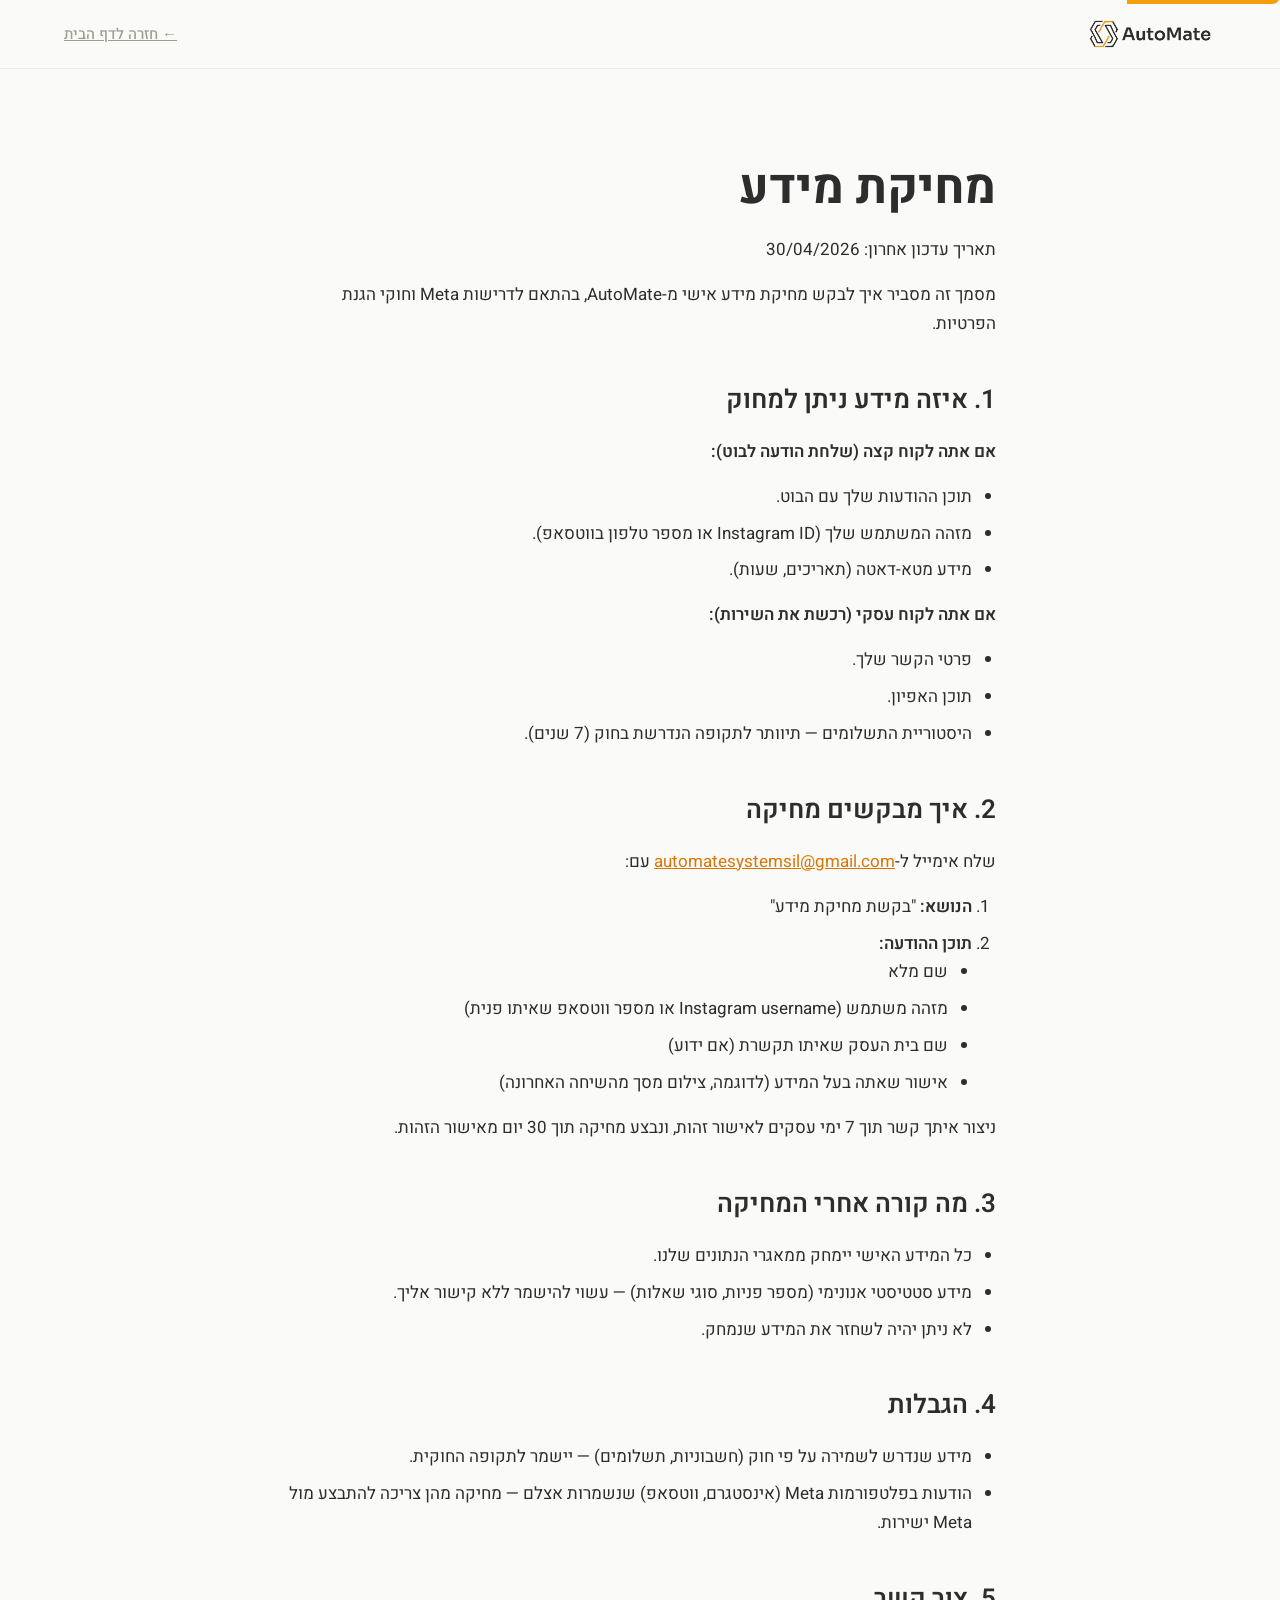
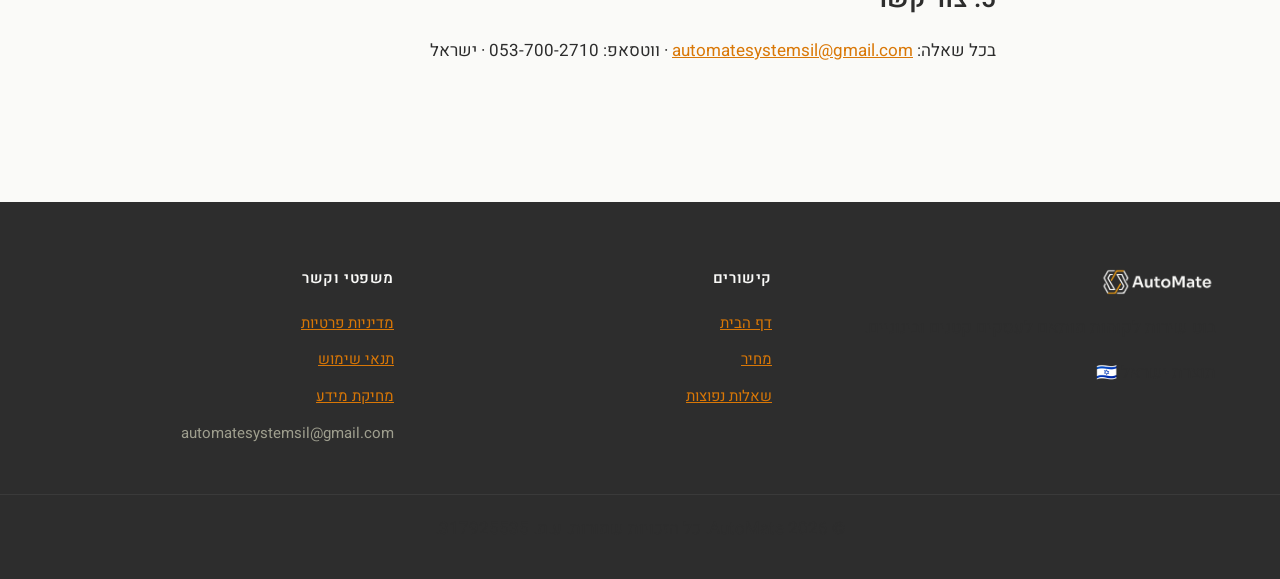
<file: data-deletion.html>
<!DOCTYPE html>
<html lang="he" dir="rtl">
<head>
  <meta charset="UTF-8">
  <meta name="viewport" content="width=device-width, initial-scale=1.0">
  <meta name="robots" content="index, follow">
  <title>מחיקת מידע — AutoMate</title>
  <link rel="icon" href="favicon.ico" sizes="any">
  <link rel="icon" href="favicon-32.png" type="image/png" sizes="32x32">
  <link rel="apple-touch-icon" href="apple-touch-icon.png">
  <link rel="stylesheet" href="assets/css/style.css">
</head>
<body class="meta-page">

<a href="#main" class="skip-link">דלג לתוכן הראשי</a>

<header class="site-header" role="banner">
  <div class="container">
    <div class="header-inner">
      <a href="index.html" class="logo-link" aria-label="AutoMate — חזרה לדף הבית">
        <img src="assets/logos/logo-horizontal.png" alt="AutoMate" height="36">
      </a>
      <nav aria-label="ניווט">
        <a href="index.html" style="font-size:var(--text-sm);color:var(--gray);font-weight:500;">← חזרה לדף הבית</a>
      </nav>
    </div>
  </div>
</header>

<main id="main">
  <h1>מחיקת מידע</h1>
  <p class="meta-date">תאריך עדכון אחרון: 30/04/2026</p>

  <p>מסמך זה מסביר איך לבקש מחיקת מידע אישי מ-AutoMate, בהתאם לדרישות <bdi>Meta</bdi> וחוקי הגנת הפרטיות.</p>

  <h2>1. איזה מידע ניתן למחוק</h2>
  <p><strong>אם אתה לקוח קצה (שלחת הודעה לבוט):</strong></p>
  <ul>
    <li>תוכן ההודעות שלך עם הבוט.</li>
    <li>מזהה המשתמש שלך (<bdi>Instagram ID</bdi> או מספר טלפון בווטסאפ).</li>
    <li>מידע מטא-דאטה (תאריכים, שעות).</li>
  </ul>
  <p><strong>אם אתה לקוח עסקי (רכשת את השירות):</strong></p>
  <ul>
    <li>פרטי הקשר שלך.</li>
    <li>תוכן האפיון.</li>
    <li>היסטוריית התשלומים — תיוותר לתקופה הנדרשת בחוק (7 שנים).</li>
  </ul>

  <h2>2. איך מבקשים מחיקה</h2>
  <p>שלח אימייל ל-<a href="mailto:automatesystemsil@gmail.com">automatesystemsil@gmail.com</a> עם:</p>
  <ol>
    <li><strong>הנושא:</strong> "בקשת מחיקת מידע"</li>
    <li><strong>תוכן ההודעה:</strong>
      <ul>
        <li>שם מלא</li>
        <li>מזהה משתמש (<bdi>Instagram username</bdi> או מספר ווטסאפ שאיתו פנית)</li>
        <li>שם בית העסק שאיתו תקשרת (אם ידוע)</li>
        <li>אישור שאתה בעל המידע (לדוגמה, צילום מסך מהשיחה האחרונה)</li>
      </ul>
    </li>
  </ol>
  <p>ניצור איתך קשר תוך 7 ימי עסקים לאישור זהות, ונבצע מחיקה תוך 30 יום מאישור הזהות.</p>

  <h2>3. מה קורה אחרי המחיקה</h2>
  <ul>
    <li>כל המידע האישי יימחק ממאגרי הנתונים שלנו.</li>
    <li>מידע סטטיסטי אנונימי (מספר פניות, סוגי שאלות) — עשוי להישמר ללא קישור אליך.</li>
    <li>לא ניתן יהיה לשחזר את המידע שנמחק.</li>
  </ul>

  <h2>4. הגבלות</h2>
  <ul>
    <li>מידע שנדרש לשמירה על פי חוק (חשבוניות, תשלומים) — יישמר לתקופה החוקית.</li>
    <li>הודעות בפלטפורמות <bdi>Meta</bdi> (אינסטגרם, ווטסאפ) שנשמרות אצלם — מחיקה מהן צריכה להתבצע מול <bdi>Meta</bdi> ישירות.</li>
  </ul>

  <h2>5. צור קשר</h2>
  <p>בכל שאלה: <a href="mailto:automatesystemsil@gmail.com">automatesystemsil@gmail.com</a> · ווטסאפ: <bdi>053-700-2710</bdi> · ישראל</p>
</main>

<footer class="site-footer" role="contentinfo">
  <div class="container">
    <div class="footer-grid">
      <div>
        <img src="assets/logos/logo-horizontal-dark.png" alt="AutoMate" class="footer-logo">
        <p class="footer-brand-text">בוט שירות לקוחות מותאם לעסקים קטנים ובינוניים.</p>
        <p class="footer-brand-text">תוצרת ישראל 🇮🇱</p>
      </div>
      <div>
        <div class="footer-col-title">קישורים</div>
        <nav class="footer-links">
          <a href="index.html">דף הבית</a>
          <a href="index.html#pricing">מחיר</a>
          <a href="index.html#faq">שאלות נפוצות</a>
        </nav>
      </div>
      <div>
        <div class="footer-col-title">משפטי וקשר</div>
        <div class="footer-links">
          <a href="privacy.html">מדיניות פרטיות</a>
          <a href="terms.html">תנאי שימוש</a>
          <a href="data-deletion.html">מחיקת מידע</a>
          <span><bdi>automatesystemsil@gmail.com</bdi></span>
        </div>
      </div>
    </div>
  </div>
  <div class="footer-bottom">
    <div class="container">
      <p class="footer-bottom-text">© <bdi>2026</bdi> AutoMate. כל הזכויות שמורות. ע.מ. <bdi>317925535</bdi>.</p>
    </div>
  </div>
</footer>

<script src="assets/js/main.js" defer></script>
</body>
</html>
</file>
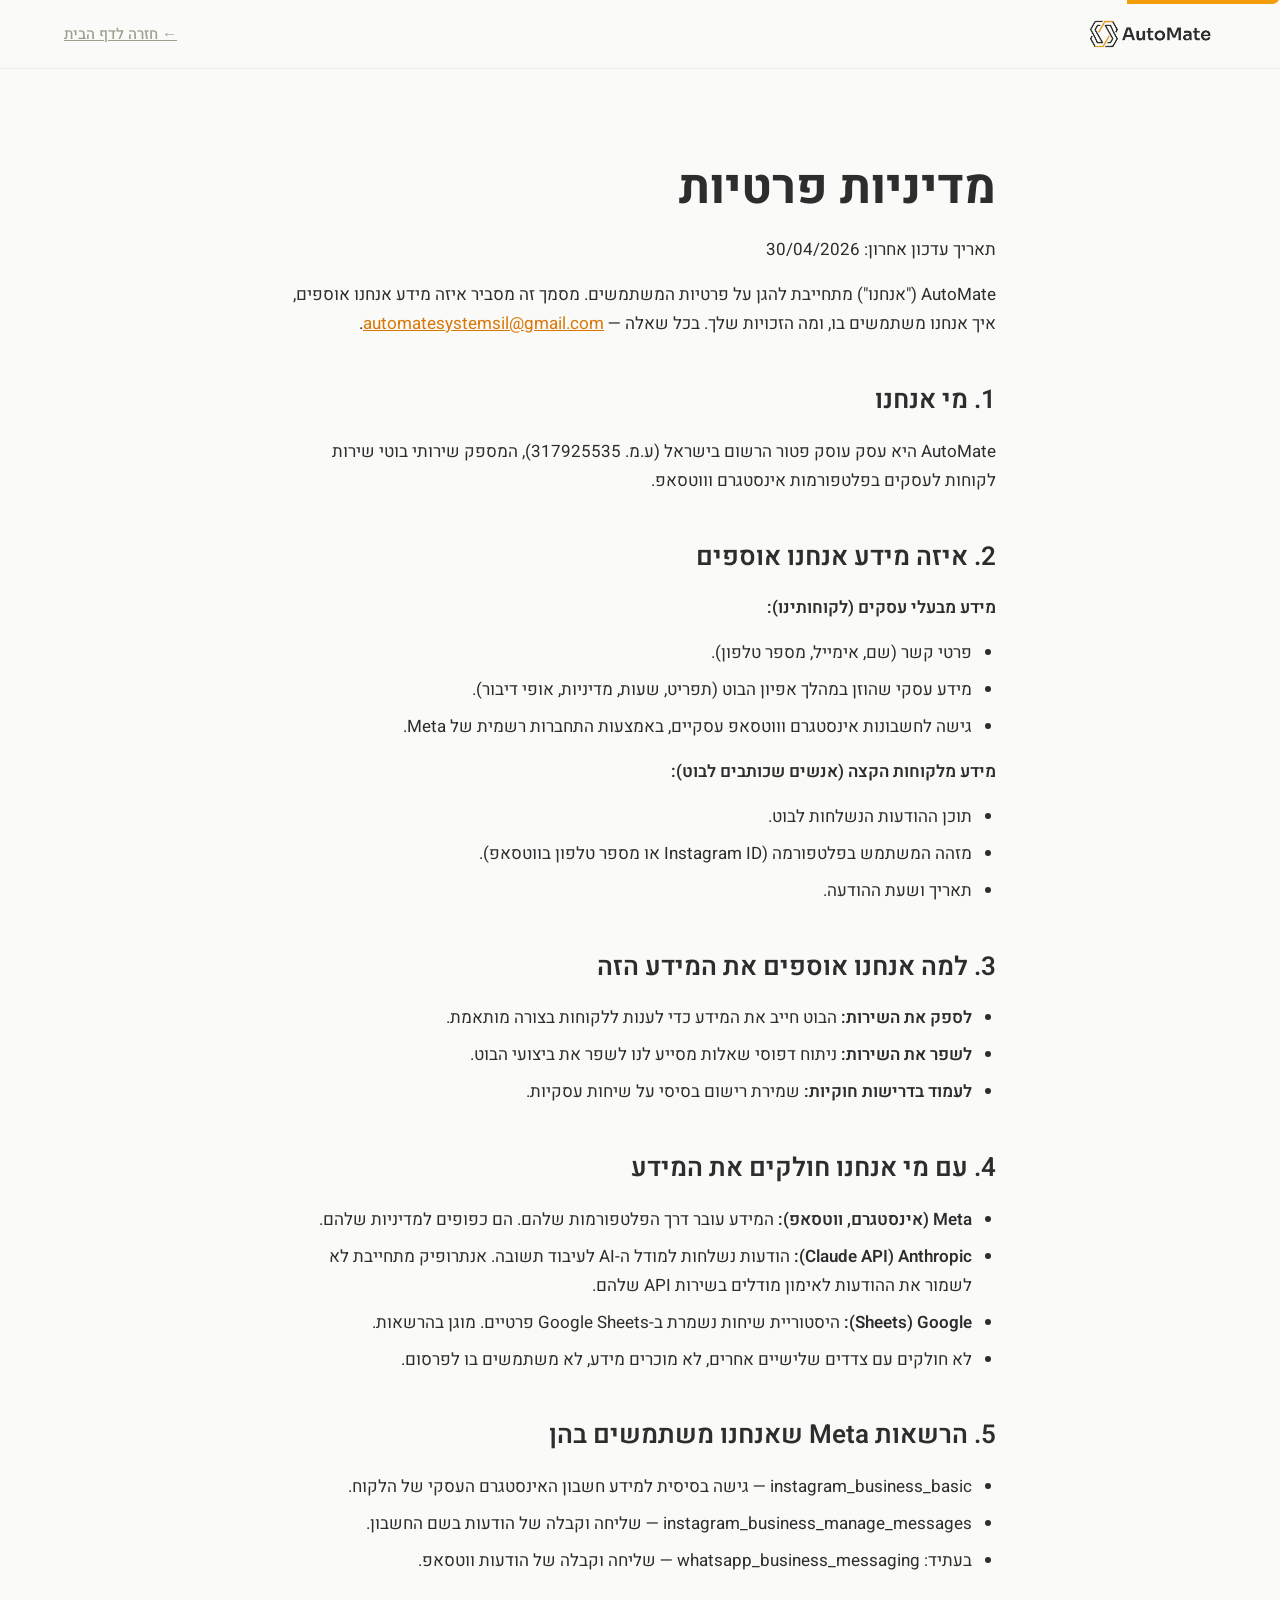
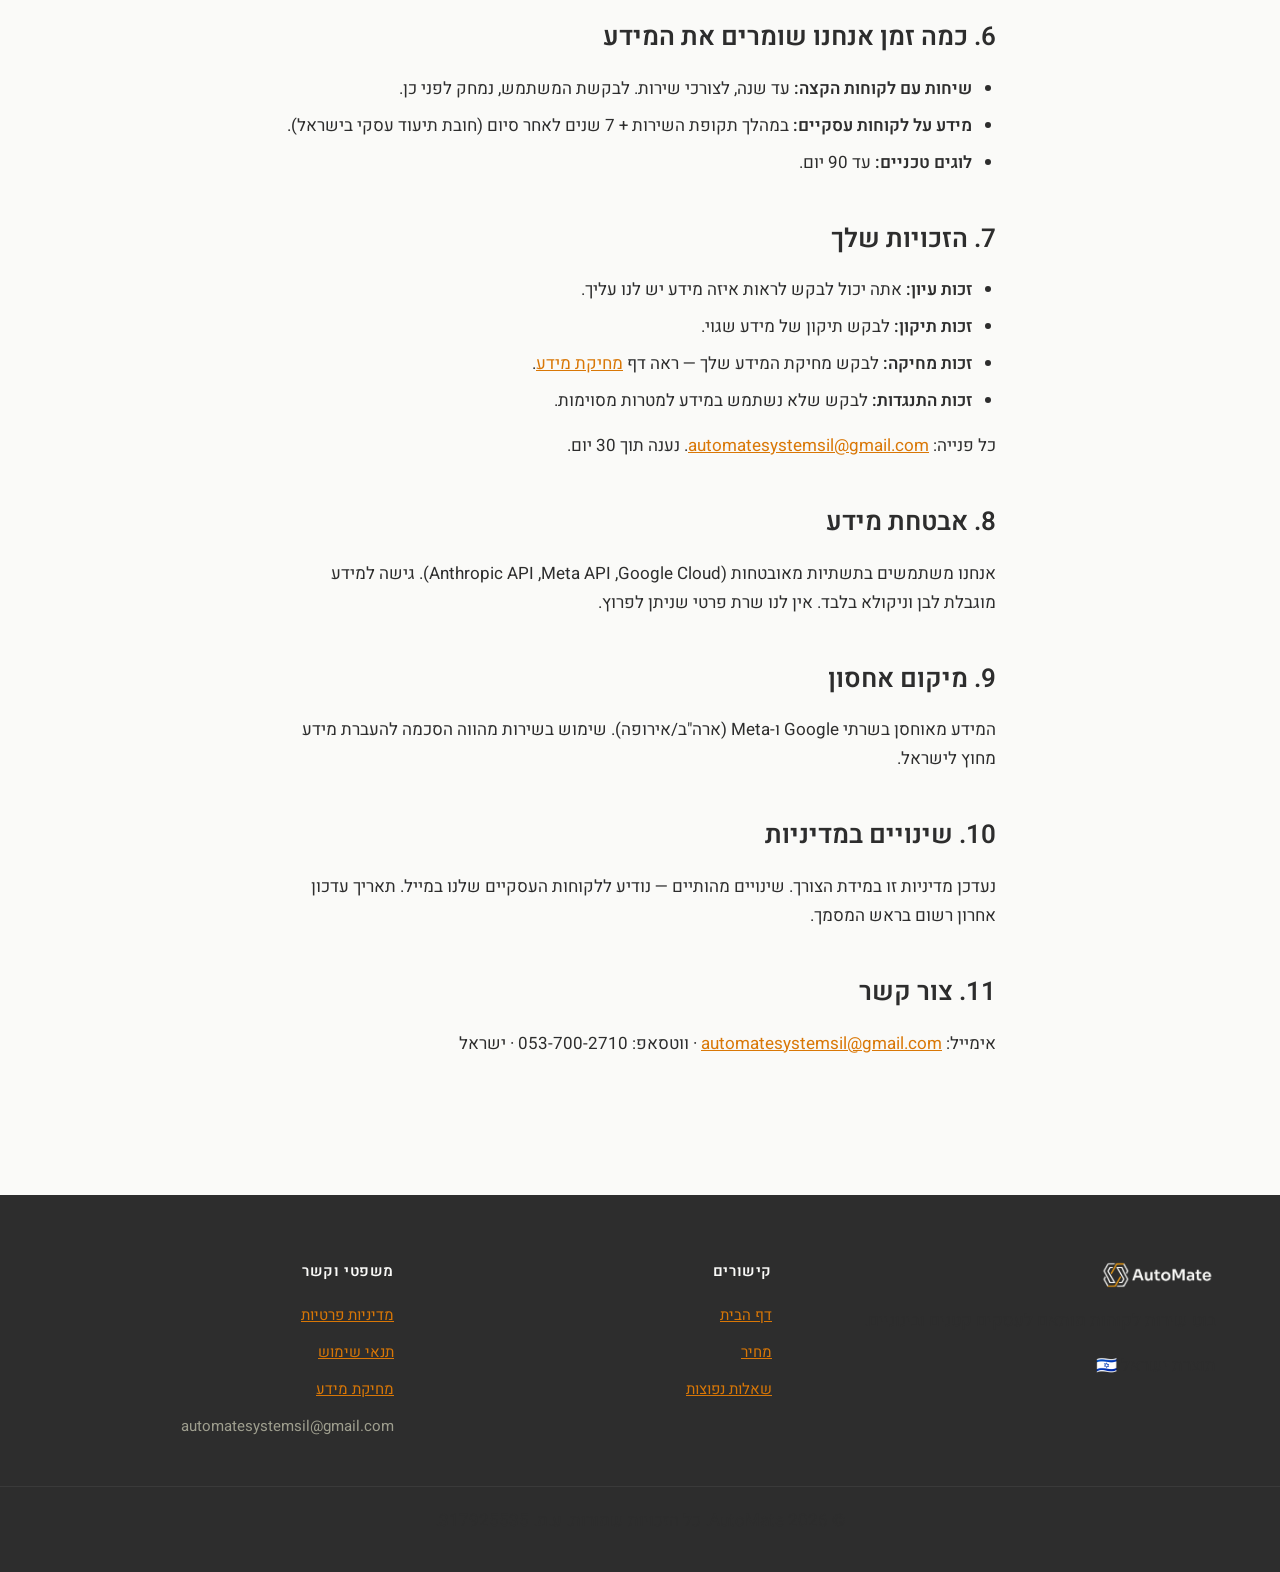
<file: privacy.html>
<!DOCTYPE html>
<html lang="he" dir="rtl">
<head>
  <meta charset="UTF-8">
  <meta name="viewport" content="width=device-width, initial-scale=1.0">
  <meta name="robots" content="index, follow">
  <title>מדיניות פרטיות — AutoMate</title>
  <link rel="icon" href="favicon.ico" sizes="any">
  <link rel="icon" href="favicon-32.png" type="image/png" sizes="32x32">
  <link rel="apple-touch-icon" href="apple-touch-icon.png">
  <link rel="stylesheet" href="assets/css/style.css">
</head>
<body class="meta-page">

<a href="#main" class="skip-link">דלג לתוכן הראשי</a>

<header class="site-header" role="banner">
  <div class="container">
    <div class="header-inner">
      <a href="index.html" class="logo-link" aria-label="AutoMate — חזרה לדף הבית">
        <img src="assets/logos/logo-horizontal.png" alt="AutoMate" height="36">
      </a>
      <nav aria-label="ניווט">
        <a href="index.html" style="font-size:var(--text-sm);color:var(--gray);font-weight:500;">← חזרה לדף הבית</a>
      </nav>
    </div>
  </div>
</header>

<main id="main">
  <h1>מדיניות פרטיות</h1>
  <p class="meta-date">תאריך עדכון אחרון: 30/04/2026</p>

  <p>AutoMate ("אנחנו") מתחייבת להגן על פרטיות המשתמשים. מסמך זה מסביר איזה מידע אנחנו אוספים, איך אנחנו משתמשים בו, ומה הזכויות שלך. בכל שאלה — <a href="mailto:automatesystemsil@gmail.com">automatesystemsil@gmail.com</a>.</p>

  <h2>1. מי אנחנו</h2>
  <p>AutoMate היא עסק עוסק פטור הרשום בישראל (ע.מ. <bdi>317925535</bdi>), המספק שירותי בוטי שירות לקוחות לעסקים בפלטפורמות אינסטגרם וווטסאפ.</p>

  <h2>2. איזה מידע אנחנו אוספים</h2>
  <p><strong>מידע מבעלי עסקים (לקוחותינו):</strong></p>
  <ul>
    <li>פרטי קשר (שם, אימייל, מספר טלפון).</li>
    <li>מידע עסקי שהוזן במהלך אפיון הבוט (תפריט, שעות, מדיניות, אופי דיבור).</li>
    <li>גישה לחשבונות אינסטגרם וווטסאפ עסקיים, באמצעות התחברות רשמית של <bdi>Meta</bdi>.</li>
  </ul>
  <p><strong>מידע מלקוחות הקצה (אנשים שכותבים לבוט):</strong></p>
  <ul>
    <li>תוכן ההודעות הנשלחות לבוט.</li>
    <li>מזהה המשתמש בפלטפורמה (<bdi>Instagram ID</bdi> או מספר טלפון בווטסאפ).</li>
    <li>תאריך ושעת ההודעה.</li>
  </ul>

  <h2>3. למה אנחנו אוספים את המידע הזה</h2>
  <ul>
    <li><strong>לספק את השירות:</strong> הבוט חייב את המידע כדי לענות ללקוחות בצורה מותאמת.</li>
    <li><strong>לשפר את השירות:</strong> ניתוח דפוסי שאלות מסייע לנו לשפר את ביצועי הבוט.</li>
    <li><strong>לעמוד בדרישות חוקיות:</strong> שמירת רישום בסיסי על שיחות עסקיות.</li>
  </ul>

  <h2>4. עם מי אנחנו חולקים את המידע</h2>
  <ul>
    <li><strong><bdi>Meta</bdi> (אינסטגרם, ווטסאפ):</strong> המידע עובר דרך הפלטפורמות שלהם. הם כפופים למדיניות שלהם.</li>
    <li><strong><bdi>Anthropic</bdi> (Claude API):</strong> הודעות נשלחות למודל ה-<bdi>AI</bdi> לעיבוד תשובה. אנתרופיק מתחייבת לא לשמור את ההודעות לאימון מודלים בשירות <bdi>API</bdi> שלהם.</li>
    <li><strong><bdi>Google</bdi> (Sheets):</strong> היסטוריית שיחות נשמרת ב-<bdi>Google Sheets</bdi> פרטיים. מוגן בהרשאות.</li>
    <li>לא חולקים עם צדדים שלישיים אחרים, לא מוכרים מידע, לא משתמשים בו לפרסום.</li>
  </ul>

  <h2>5. הרשאות Meta שאנחנו משתמשים בהן</h2>
  <ul>
    <li><bdi>instagram_business_basic</bdi> — גישה בסיסית למידע חשבון האינסטגרם העסקי של הלקוח.</li>
    <li><bdi>instagram_business_manage_messages</bdi> — שליחה וקבלה של הודעות בשם החשבון.</li>
    <li>בעתיד: <bdi>whatsapp_business_messaging</bdi> — שליחה וקבלה של הודעות ווטסאפ.</li>
  </ul>

  <h2>6. כמה זמן אנחנו שומרים את המידע</h2>
  <ul>
    <li><strong>שיחות עם לקוחות הקצה:</strong> עד שנה, לצורכי שירות. לבקשת המשתמש, נמחק לפני כן.</li>
    <li><strong>מידע על לקוחות עסקיים:</strong> במהלך תקופת השירות + 7 שנים לאחר סיום (חובת תיעוד עסקי בישראל).</li>
    <li><strong>לוגים טכניים:</strong> עד 90 יום.</li>
  </ul>

  <h2>7. הזכויות שלך</h2>
  <ul>
    <li><strong>זכות עיון:</strong> אתה יכול לבקש לראות איזה מידע יש לנו עליך.</li>
    <li><strong>זכות תיקון:</strong> לבקש תיקון של מידע שגוי.</li>
    <li><strong>זכות מחיקה:</strong> לבקש מחיקת המידע שלך — ראה דף <a href="data-deletion.html">מחיקת מידע</a>.</li>
    <li><strong>זכות התנגדות:</strong> לבקש שלא נשתמש במידע למטרות מסוימות.</li>
  </ul>
  <p>כל פנייה: <a href="mailto:automatesystemsil@gmail.com">automatesystemsil@gmail.com</a>. נענה תוך 30 יום.</p>

  <h2>8. אבטחת מידע</h2>
  <p>אנחנו משתמשים בתשתיות מאובטחות (<bdi>Google Cloud</bdi>, <bdi>Meta API</bdi>, <bdi>Anthropic API</bdi>). גישה למידע מוגבלת לבן וניקולא בלבד. אין לנו שרת פרטי שניתן לפרוץ.</p>

  <h2>9. מיקום אחסון</h2>
  <p>המידע מאוחסן בשרתי <bdi>Google</bdi> ו-<bdi>Meta</bdi> (ארה"ב/אירופה). שימוש בשירות מהווה הסכמה להעברת מידע מחוץ לישראל.</p>

  <h2>10. שינויים במדיניות</h2>
  <p>נעדכן מדיניות זו במידת הצורך. שינויים מהותיים — נודיע ללקוחות העסקיים שלנו במייל. תאריך עדכון אחרון רשום בראש המסמך.</p>

  <h2>11. צור קשר</h2>
  <p>אימייל: <a href="mailto:automatesystemsil@gmail.com">automatesystemsil@gmail.com</a> · ווטסאפ: <bdi>053-700-2710</bdi> · ישראל</p>
</main>

<footer class="site-footer" role="contentinfo">
  <div class="container">
    <div class="footer-grid">
      <div>
        <img src="assets/logos/logo-horizontal-dark.png" alt="AutoMate" class="footer-logo">
        <p class="footer-brand-text">בוט שירות לקוחות מותאם לעסקים קטנים ובינוניים.</p>
        <p class="footer-brand-text">תוצרת ישראל 🇮🇱</p>
      </div>
      <div>
        <div class="footer-col-title">קישורים</div>
        <nav class="footer-links">
          <a href="index.html">דף הבית</a>
          <a href="index.html#pricing">מחיר</a>
          <a href="index.html#faq">שאלות נפוצות</a>
        </nav>
      </div>
      <div>
        <div class="footer-col-title">משפטי וקשר</div>
        <div class="footer-links">
          <a href="privacy.html">מדיניות פרטיות</a>
          <a href="terms.html">תנאי שימוש</a>
          <a href="data-deletion.html">מחיקת מידע</a>
          <span><bdi>automatesystemsil@gmail.com</bdi></span>
        </div>
      </div>
    </div>
  </div>
  <div class="footer-bottom">
    <div class="container">
      <p class="footer-bottom-text">© <bdi>2026</bdi> AutoMate. כל הזכויות שמורות. ע.מ. <bdi>317925535</bdi>.</p>
    </div>
  </div>
</footer>

<script src="assets/js/main.js" defer></script>
</body>
</html>
</file>
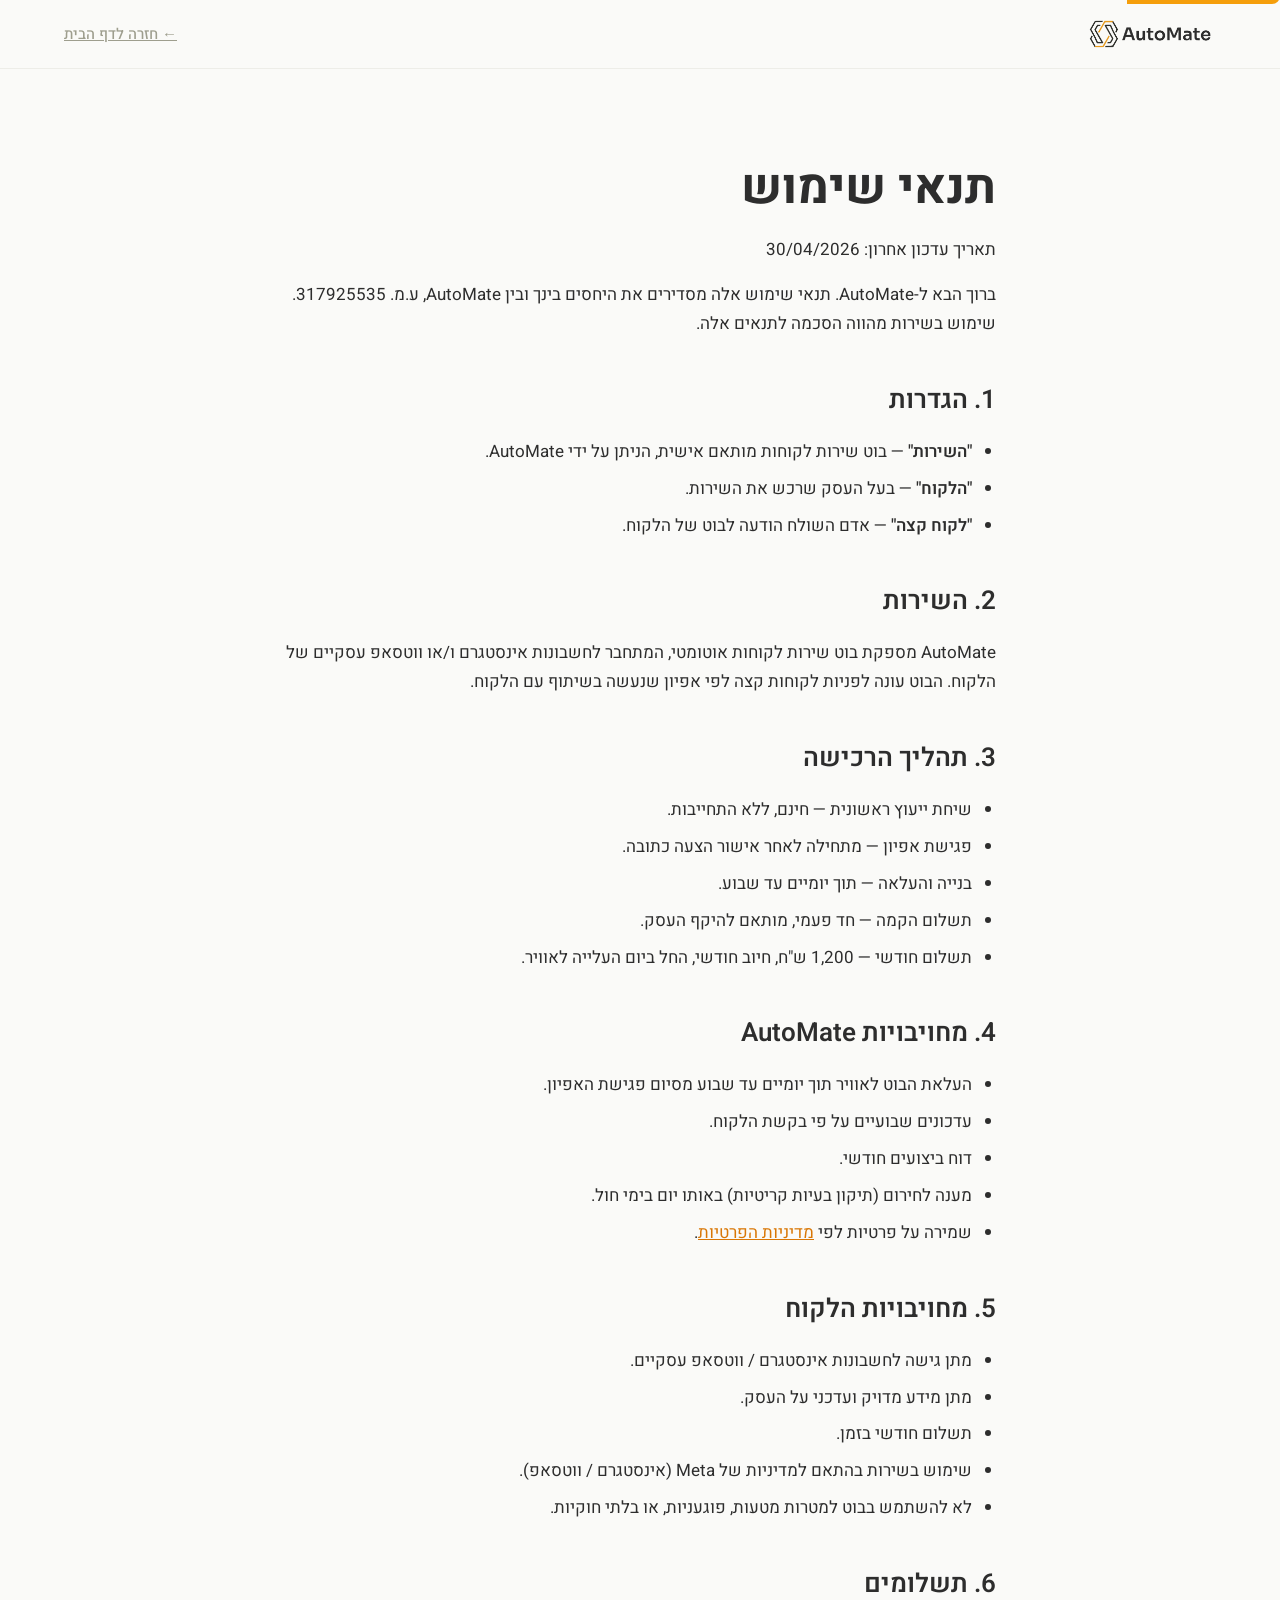
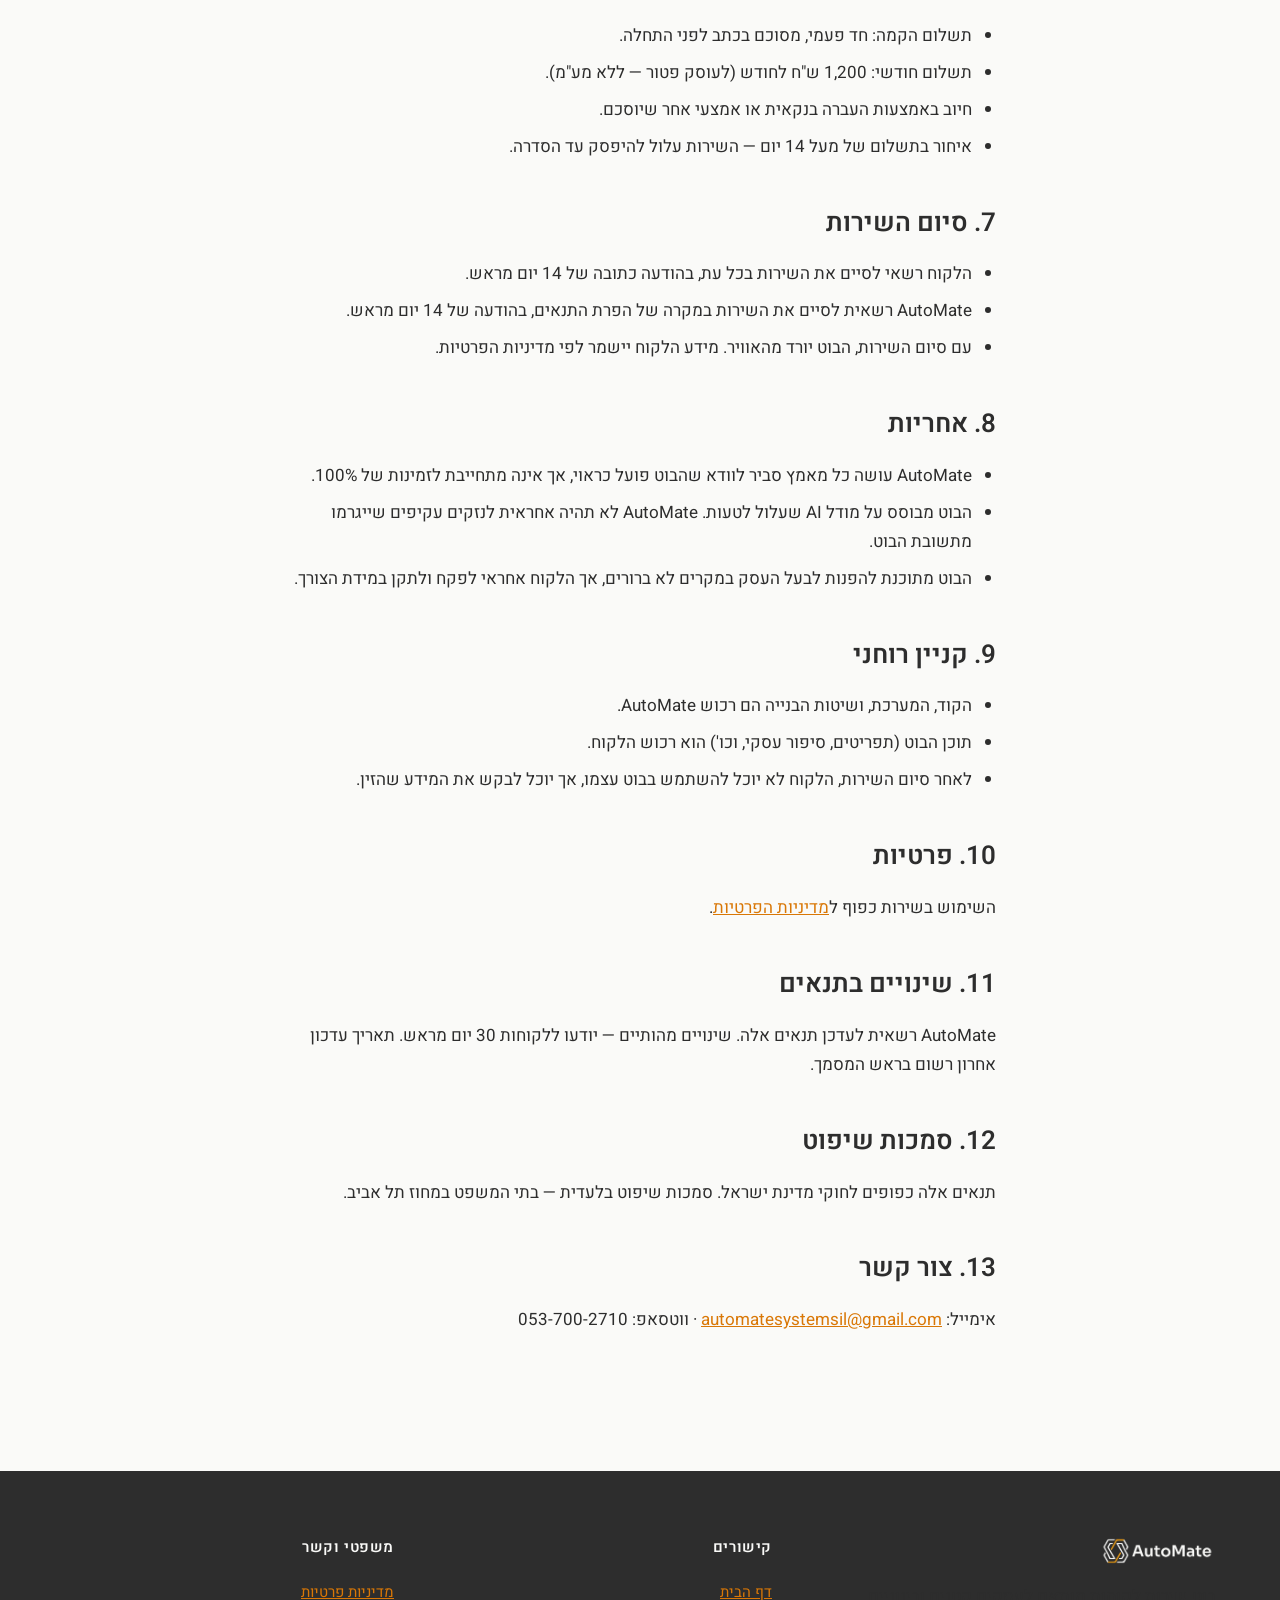
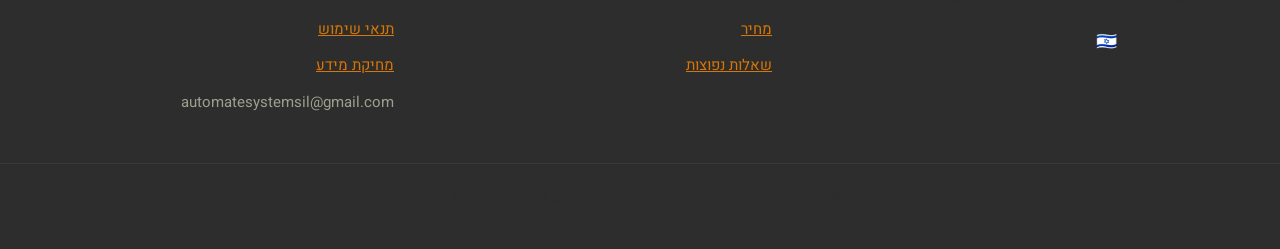
<file: terms.html>
<!DOCTYPE html>
<html lang="he" dir="rtl">
<head>
  <meta charset="UTF-8">
  <meta name="viewport" content="width=device-width, initial-scale=1.0">
  <meta name="robots" content="index, follow">
  <title>תנאי שימוש — AutoMate</title>
  <link rel="icon" href="favicon.ico" sizes="any">
  <link rel="icon" href="favicon-32.png" type="image/png" sizes="32x32">
  <link rel="apple-touch-icon" href="apple-touch-icon.png">
  <link rel="stylesheet" href="assets/css/style.css">
</head>
<body class="meta-page">

<a href="#main" class="skip-link">דלג לתוכן הראשי</a>

<header class="site-header" role="banner">
  <div class="container">
    <div class="header-inner">
      <a href="index.html" class="logo-link" aria-label="AutoMate — חזרה לדף הבית">
        <img src="assets/logos/logo-horizontal.png" alt="AutoMate" height="36">
      </a>
      <nav aria-label="ניווט">
        <a href="index.html" style="font-size:var(--text-sm);color:var(--gray);font-weight:500;">← חזרה לדף הבית</a>
      </nav>
    </div>
  </div>
</header>

<main id="main">
  <h1>תנאי שימוש</h1>
  <p class="meta-date">תאריך עדכון אחרון: 30/04/2026</p>

  <p>ברוך הבא ל-AutoMate. תנאי שימוש אלה מסדירים את היחסים בינך ובין AutoMate, ע.מ. <bdi>317925535</bdi>. שימוש בשירות מהווה הסכמה לתנאים אלה.</p>

  <h2>1. הגדרות</h2>
  <ul>
    <li><strong>"השירות"</strong> — בוט שירות לקוחות מותאם אישית, הניתן על ידי AutoMate.</li>
    <li><strong>"הלקוח"</strong> — בעל העסק שרכש את השירות.</li>
    <li><strong>"לקוח קצה"</strong> — אדם השולח הודעה לבוט של הלקוח.</li>
  </ul>

  <h2>2. השירות</h2>
  <p>AutoMate מספקת בוט שירות לקוחות אוטומטי, המתחבר לחשבונות אינסטגרם ו/או ווטסאפ עסקיים של הלקוח. הבוט עונה לפניות לקוחות קצה לפי אפיון שנעשה בשיתוף עם הלקוח.</p>

  <h2>3. תהליך הרכישה</h2>
  <ul>
    <li>שיחת ייעוץ ראשונית — חינם, ללא התחייבות.</li>
    <li>פגישת אפיון — מתחילה לאחר אישור הצעה כתובה.</li>
    <li>בנייה והעלאה — תוך יומיים עד שבוע.</li>
    <li>תשלום הקמה — חד פעמי, מותאם להיקף העסק.</li>
    <li>תשלום חודשי — <bdi>1,200</bdi> ש"ח, חיוב חודשי, החל ביום העלייה לאוויר.</li>
  </ul>

  <h2>4. מחויבויות AutoMate</h2>
  <ul>
    <li>העלאת הבוט לאוויר תוך יומיים עד שבוע מסיום פגישת האפיון.</li>
    <li>עדכונים שבועיים על פי בקשת הלקוח.</li>
    <li>דוח ביצועים חודשי.</li>
    <li>מענה לחירום (תיקון בעיות קריטיות) באותו יום בימי חול.</li>
    <li>שמירה על פרטיות לפי <a href="privacy.html">מדיניות הפרטיות</a>.</li>
  </ul>

  <h2>5. מחויבויות הלקוח</h2>
  <ul>
    <li>מתן גישה לחשבונות אינסטגרם / ווטסאפ עסקיים.</li>
    <li>מתן מידע מדויק ועדכני על העסק.</li>
    <li>תשלום חודשי בזמן.</li>
    <li>שימוש בשירות בהתאם למדיניות של <bdi>Meta</bdi> (אינסטגרם / ווטסאפ).</li>
    <li>לא להשתמש בבוט למטרות מטעות, פוגעניות, או בלתי חוקיות.</li>
  </ul>

  <h2>6. תשלומים</h2>
  <ul>
    <li>תשלום הקמה: חד פעמי, מסוכם בכתב לפני התחלה.</li>
    <li>תשלום חודשי: <bdi>1,200</bdi> ש"ח לחודש (לעוסק פטור — ללא מע"מ).</li>
    <li>חיוב באמצעות העברה בנקאית או אמצעי אחר שיוסכם.</li>
    <li>איחור בתשלום של מעל 14 יום — השירות עלול להיפסק עד הסדרה.</li>
  </ul>

  <h2>7. סיום השירות</h2>
  <ul>
    <li>הלקוח רשאי לסיים את השירות בכל עת, בהודעה כתובה של 14 יום מראש.</li>
    <li>AutoMate רשאית לסיים את השירות במקרה של הפרת התנאים, בהודעה של 14 יום מראש.</li>
    <li>עם סיום השירות, הבוט יורד מהאוויר. מידע הלקוח יישמר לפי מדיניות הפרטיות.</li>
  </ul>

  <h2>8. אחריות</h2>
  <ul>
    <li>AutoMate עושה כל מאמץ סביר לוודא שהבוט פועל כראוי, אך אינה מתחייבת לזמינות של 100%.</li>
    <li>הבוט מבוסס על מודל <bdi>AI</bdi> שעלול לטעות. AutoMate לא תהיה אחראית לנזקים עקיפים שייגרמו מתשובת הבוט.</li>
    <li>הבוט מתוכנת להפנות לבעל העסק במקרים לא ברורים, אך הלקוח אחראי לפקח ולתקן במידת הצורך.</li>
  </ul>

  <h2>9. קניין רוחני</h2>
  <ul>
    <li>הקוד, המערכת, ושיטות הבנייה הם רכוש AutoMate.</li>
    <li>תוכן הבוט (תפריטים, סיפור עסקי, וכו') הוא רכוש הלקוח.</li>
    <li>לאחר סיום השירות, הלקוח לא יוכל להשתמש בבוט עצמו, אך יוכל לבקש את המידע שהזין.</li>
  </ul>

  <h2>10. פרטיות</h2>
  <p>השימוש בשירות כפוף ל<a href="privacy.html">מדיניות הפרטיות</a>.</p>

  <h2>11. שינויים בתנאים</h2>
  <p>AutoMate רשאית לעדכן תנאים אלה. שינויים מהותיים — יודעו ללקוחות 30 יום מראש. תאריך עדכון אחרון רשום בראש המסמך.</p>

  <h2>12. סמכות שיפוט</h2>
  <p>תנאים אלה כפופים לחוקי מדינת ישראל. סמכות שיפוט בלעדית — בתי המשפט במחוז תל אביב.</p>

  <h2>13. צור קשר</h2>
  <p>אימייל: <a href="mailto:automatesystemsil@gmail.com">automatesystemsil@gmail.com</a> · ווטסאפ: <bdi>053-700-2710</bdi></p>
</main>

<footer class="site-footer" role="contentinfo">
  <div class="container">
    <div class="footer-grid">
      <div>
        <img src="assets/logos/logo-horizontal-dark.png" alt="AutoMate" class="footer-logo">
        <p class="footer-brand-text">בוט שירות לקוחות מותאם לעסקים קטנים ובינוניים.</p>
        <p class="footer-brand-text">תוצרת ישראל 🇮🇱</p>
      </div>
      <div>
        <div class="footer-col-title">קישורים</div>
        <nav class="footer-links">
          <a href="index.html">דף הבית</a>
          <a href="index.html#pricing">מחיר</a>
          <a href="index.html#faq">שאלות נפוצות</a>
        </nav>
      </div>
      <div>
        <div class="footer-col-title">משפטי וקשר</div>
        <div class="footer-links">
          <a href="privacy.html">מדיניות פרטיות</a>
          <a href="terms.html">תנאי שימוש</a>
          <a href="data-deletion.html">מחיקת מידע</a>
          <span><bdi>automatesystemsil@gmail.com</bdi></span>
        </div>
      </div>
    </div>
  </div>
  <div class="footer-bottom">
    <div class="container">
      <p class="footer-bottom-text">© <bdi>2026</bdi> AutoMate. כל הזכויות שמורות. ע.מ. <bdi>317925535</bdi>.</p>
    </div>
  </div>
</footer>

<script src="assets/js/main.js" defer></script>
</body>
</html>
</file>
<file: assets/css/style.css>
/* ============================================================
   AutoMate — style.css
   Design System + כל ה-sections
   ============================================================ */

/* --- Google Fonts --- */
@import url('https://fonts.googleapis.com/css2?family=Heebo:wght@400;500;600;700&family=Sora:wght@600&display=swap');

/* --- Reset --- */
*, *::before, *::after {
  box-sizing: border-box;
  margin: 0;
  padding: 0;
}

html {
  scroll-behavior: smooth;
}

img { max-width: 100%; display: block; }
a { text-decoration: none; color: inherit; }
button { cursor: pointer; border: none; background: none; font-family: inherit; }
ul, ol { list-style: none; }

/* --- CSS Variables --- */
:root {
  --ink:        #2D2D2D;
  --amber:      #F59E0B;
  --amber-deep: #D97706;
  --bg:         #FAFAF8;
  --gray:       #9E9E8E;
  --highlight:  #FEF3C7;
  --white:      #FFFFFF;

  --font-body: 'Heebo', sans-serif;
  --font-brand: 'Sora', sans-serif;

  --text-xs:   clamp(12px, 0.75rem + 0.1vw, 13px);
  --text-sm:   clamp(14px, 0.875rem + 0.1vw, 15px);
  --text-base: clamp(16px, 1rem + 0.15vw, 17px);
  --text-lg:   clamp(18px, 1.125rem + 0.25vw, 20px);
  --text-xl:   clamp(22px, 1.375rem + 0.5vw, 26px);
  --text-2xl:  clamp(28px, 1.75rem + 1vw, 36px);
  --text-3xl:  clamp(36px, 2.25rem + 1.5vw, 48px);
  --text-4xl:  clamp(44px, 2.75rem + 2.5vw, 64px);

  --radius-sm: 8px;
  --radius-md: 12px;
  --radius-lg: 16px;
  --radius-xl: 24px;
  --radius-pill: 999px;

  --shadow-card: 0 1px 3px rgba(45,45,45,0.06);
  --shadow-hover: 0 4px 16px rgba(45,45,45,0.08);
  --shadow-deep: 0 8px 32px rgba(45,45,45,0.08);

  --transition: 200ms ease;
  --transition-md: 300ms ease;
}

/* --- Base --- */
body {
  font-family: var(--font-body);
  font-size: var(--text-base);
  color: var(--ink);
  background-color: var(--bg);
  line-height: 1.65;
  direction: rtl;
  -webkit-font-smoothing: antialiased;
}

/* --- Reduced Motion --- */
@media (prefers-reduced-motion: reduce) {
  *, *::before, *::after {
    animation-duration: 0.01ms !important;
    animation-iteration-count: 1 !important;
    transition-duration: 0.01ms !important;
  }
  html { scroll-behavior: auto; }
}

/* --- Skip Link --- */
.skip-link {
  position: absolute;
  top: -40px;
  inset-inline-start: 0;
  background: var(--amber);
  color: var(--white);
  padding: 8px 16px;
  z-index: 9999;
  border-radius: 0 0 var(--radius-sm) 0;
  font-weight: 600;
  transition: top var(--transition);
}
.skip-link:focus { top: 0; }

/* --- Layout --- */
.container {
  max-width: 1200px;
  margin: 0 auto;
  padding: 0 24px;
}

section { padding: clamp(80px, 10vh, 140px) 0; }
section.compact { padding: clamp(60px, 8vh, 100px) 0; }

/* --- Typography Utilities --- */
.eyebrow {
  display: inline-block;
  font-size: var(--text-xs);
  font-weight: 600;
  letter-spacing: 0.1em;
  text-transform: uppercase;
  color: var(--amber-deep);
  margin-bottom: 16px;
}

.section-title {
  font-size: var(--text-2xl);
  font-weight: 600;
  line-height: 1.15;
  color: var(--ink);
  margin-bottom: 20px;
}

.section-subtitle {
  font-size: var(--text-lg);
  color: var(--gray);
  line-height: 1.65;
  max-width: 680px;
}

/* --- Buttons --- */
.btn {
  display: inline-flex;
  align-items: center;
  gap: 8px;
  padding: 14px 28px;
  border-radius: var(--radius-pill);
  font-family: var(--font-body);
  font-size: var(--text-base);
  font-weight: 600;
  transition: all var(--transition);
  white-space: nowrap;
}

.btn:focus-visible {
  outline: 2px solid var(--amber);
  outline-offset: 2px;
}

.btn-primary {
  background: var(--amber);
  color: var(--white);
}
.btn-primary:hover {
  background: var(--amber-deep);
  transform: translateY(-1px);
  box-shadow: 0 4px 16px rgba(245,158,11,0.3);
}

.btn-secondary {
  background: transparent;
  color: var(--ink);
  border: 1.5px solid var(--ink);
}
.btn-secondary:hover {
  background: var(--ink);
  color: var(--white);
}

/* --- Cards --- */
.card {
  background: var(--white);
  border-radius: var(--radius-lg);
  box-shadow: var(--shadow-card);
  transition: box-shadow var(--transition-md);
}
.card:hover { box-shadow: var(--shadow-hover); }

/* ============================================================
   HEADER / NAV
   ============================================================ */
.site-header {
  position: sticky;
  top: 0;
  z-index: 100;
  background: rgba(250,250,248,0.95);
  backdrop-filter: blur(8px);
  -webkit-backdrop-filter: blur(8px);
  border-bottom: 1px solid rgba(158,158,142,0.15);
  transition: box-shadow var(--transition);
}
.site-header.scrolled {
  box-shadow: 0 2px 12px rgba(45,45,45,0.06);
}

.header-inner {
  display: flex;
  align-items: center;
  justify-content: space-between;
  height: 68px;
}

.logo-link img {
  height: 36px;
  width: auto;
}

.main-nav {
  display: flex;
  align-items: center;
  gap: 32px;
}
.main-nav a {
  font-size: var(--text-sm);
  font-weight: 500;
  color: var(--gray);
  transition: color var(--transition);
}
.main-nav a:hover { color: var(--ink); }
.main-nav a:focus-visible {
  outline: 2px solid var(--amber);
  outline-offset: 2px;
  border-radius: 4px;
}

.nav-cta {
  padding: 10px 20px;
  font-size: var(--text-sm) !important;
  color: var(--white) !important;
}

/* Mobile nav toggle */
.nav-toggle {
  display: none;
  flex-direction: column;
  gap: 5px;
  padding: 4px;
  cursor: pointer;
}
.nav-toggle span {
  display: block;
  width: 24px;
  height: 2px;
  background: var(--ink);
  border-radius: 2px;
  transition: all var(--transition-md);
}
.nav-toggle.open span:nth-child(1) {
  transform: translateY(7px) rotate(45deg);
}
.nav-toggle.open span:nth-child(2) { opacity: 0; }
.nav-toggle.open span:nth-child(3) {
  transform: translateY(-7px) rotate(-45deg);
}

@media (max-width: 768px) {
  .nav-toggle { display: flex; }
  .main-nav {
    display: none;
    position: fixed;
    top: 68px;
    inset-inline-start: 0;
    inset-inline-end: 0;
    background: var(--bg);
    border-bottom: 1px solid rgba(158,158,142,0.2);
    flex-direction: column;
    align-items: flex-start;
    gap: 0;
    padding: 16px 24px 24px;
  }
  .main-nav.open { display: flex; }
  .main-nav a {
    padding: 12px 0;
    border-bottom: 1px solid rgba(158,158,142,0.1);
    width: 100%;
    font-size: var(--text-base);
  }
  .main-nav .btn { margin-top: 12px; }
}

/* ============================================================
   HERO
   ============================================================ */
.hero {
  min-height: 85vh;
  display: flex;
  align-items: center;
  padding: clamp(60px, 8vh, 100px) 0;
}

.hero-inner {
  display: grid;
  grid-template-columns: 1fr 1fr;
  align-items: center;
  gap: 64px;
}

.hero-text { order: 1; }
.hero-visual { order: 2; }

.hero-eyebrow {
  display: inline-flex;
  align-items: center;
  gap: 8px;
  font-size: var(--text-xs);
  font-weight: 600;
  letter-spacing: 0.1em;
  text-transform: uppercase;
  color: var(--amber-deep);
  margin-bottom: 24px;
}
.hero-eyebrow::before {
  content: '';
  display: block;
  width: 24px;
  height: 2px;
  background: var(--amber);
  border-radius: 2px;
}

.hero-title {
  font-size: var(--text-4xl);
  font-weight: 700;
  line-height: 1.1;
  color: var(--ink);
  margin-bottom: 24px;
}

.hero-subtitle {
  font-size: var(--text-lg);
  color: var(--gray);
  line-height: 1.7;
  margin-bottom: 40px;
  max-width: 520px;
}

.hero-ctas {
  display: flex;
  flex-direction: column;
  align-items: flex-start;
  gap: 16px;
}

.hero-cta-main {
  padding: 16px 32px;
  font-size: var(--text-lg);
}

.hero-cta-secondary {
  font-size: var(--text-sm);
  color: var(--gray);
  cursor: pointer;
  background: none;
  border: none;
  font-family: var(--font-body);
  transition: color var(--transition);
  padding: 0;
}
.hero-cta-secondary:hover { color: var(--ink); }
.hero-cta-secondary:focus-visible {
  outline: 2px solid var(--amber);
  outline-offset: 4px;
  border-radius: 4px;
}

.hero-tagline {
  margin-top: 48px;
  font-size: var(--text-sm);
  color: var(--gray);
  display: flex;
  align-items: center;
  gap: 8px;
}
.hero-tagline span { color: var(--gray); }
.hero-tagline-dot {
  width: 3px;
  height: 3px;
  border-radius: 50%;
  background: var(--gray);
  display: inline-block;
}

/* Hero visual */
.hero-visual-wrap {
  position: relative;
  display: flex;
  align-items: center;
  justify-content: center;
  height: 420px;
}

.hero-logo-center {
  width: 180px;
  height: 180px;
  animation: hero-pulse 4s ease-in-out infinite;
  position: relative;
  z-index: 1;
}

@keyframes hero-pulse {
  0%, 100% { transform: scale(1); }
  50% { transform: scale(1.02); }
}

/* Chat bubbles */
.bubble {
  position: absolute;
  background: var(--white);
  border-radius: var(--radius-lg);
  box-shadow: var(--shadow-hover);
  padding: 12px 16px;
  font-size: var(--text-sm);
  color: var(--ink);
  max-width: 200px;
  line-height: 1.4;
  z-index: 2;
}

.bubble-1 {
  top: 40px;
  inset-inline-end: 0;
  animation: float-1 7s ease-in-out infinite;
}
.bubble-2 {
  bottom: 80px;
  inset-inline-end: -20px;
  animation: float-2 8s ease-in-out infinite 1.5s;
}
.bubble-3 {
  bottom: 40px;
  inset-inline-start: 0;
  animation: float-3 6.5s ease-in-out infinite 0.8s;
}

@keyframes float-1 {
  0%, 100% { transform: translateY(0); }
  50% { transform: translateY(-6px); }
}
@keyframes float-2 {
  0%, 100% { transform: translateY(0); }
  50% { transform: translateY(5px); }
}
@keyframes float-3 {
  0%, 100% { transform: translateY(0); }
  50% { transform: translateY(-4px); }
}

.bubble-4 {
  top: 140px;
  inset-inline-start: -10px;
  animation: float-1 7.5s ease-in-out infinite 2s;
}
.bubble-5 {
  top: 200px;
  inset-inline-end: 10px;
  animation: float-2 9s ease-in-out infinite 3s;
}

@media (max-width: 768px) {
  .hero-inner {
    grid-template-columns: 1fr;
    gap: 40px;
  }
  .hero-text { order: 1; }
  .hero-visual {
    order: 2;
  }
  .hero-visual-wrap {
    height: 280px;
  }
  .hero-logo-center { width: 120px; height: 120px; }
  .hero-ctas { flex-direction: column; align-items: stretch; }
  .hero-cta-main { text-align: center; justify-content: center; }
  .hero-cta-secondary { text-align: center; }
}

/* ============================================================
   PROBLEM
   ============================================================ */
.problem-header {
  text-align: center;
  margin-bottom: 16px;
}

.problem-intro {
  font-size: var(--text-lg);
  color: var(--ink);
  line-height: 1.7;
  max-width: 720px;
  margin: 0 auto 56px;
  text-align: center;
}

.problem-grid {
  display: grid;
  grid-template-columns: repeat(3, 1fr);
  gap: 24px;
}

.problem-card {
  padding: 32px;
}

.problem-card-icon {
  width: 40px;
  height: 40px;
  color: var(--amber);
  margin-bottom: 20px;
}

.problem-card-title {
  font-size: var(--text-lg);
  font-weight: 600;
  color: var(--ink);
  margin-bottom: 12px;
}

.problem-card-text {
  font-size: var(--text-sm);
  color: var(--gray);
  line-height: 1.65;
}

@media (max-width: 768px) {
  .problem-grid { grid-template-columns: 1fr; }
}

/* ============================================================
   SOLUTION
   ============================================================ */
.solution {
  background: var(--bg);
}

.solution-inner {
  display: grid;
  grid-template-columns: 1fr 1fr;
  gap: 80px;
  align-items: start;
}

.solution-text .section-title { margin-bottom: 24px; }

.solution-body {
  color: var(--ink);
  line-height: 1.7;
  margin-bottom: 20px;
}

.solution-body-strong {
  color: var(--ink);
  line-height: 1.7;
  font-weight: 500;
  margin-bottom: 32px;
}

.solution-cta-link {
  display: inline-flex;
  align-items: center;
  gap: 6px;
  font-size: var(--text-base);
  font-weight: 600;
  color: var(--amber-deep);
  cursor: pointer;
  background: none;
  border: none;
  font-family: var(--font-body);
  transition: gap var(--transition);
}
.solution-cta-link:hover { gap: 10px; }
.solution-cta-link:focus-visible {
  outline: 2px solid var(--amber);
  outline-offset: 4px;
  border-radius: 4px;
}

.solution-points {
  display: grid;
  grid-template-columns: 1fr 1fr;
  gap: 32px;
}

.solution-point {
  display: flex;
  flex-direction: column;
  gap: 8px;
}

.solution-point-icon {
  width: 24px;
  height: 24px;
  color: var(--amber);
  flex-shrink: 0;
  margin-bottom: 4px;
}

.solution-point-title {
  font-size: var(--text-base);
  font-weight: 600;
  color: var(--ink);
}

.solution-point-text {
  font-size: var(--text-sm);
  color: var(--gray);
  line-height: 1.6;
}

@media (max-width: 768px) {
  .solution-inner {
    grid-template-columns: 1fr;
    gap: 40px;
  }
  .solution-points { grid-template-columns: 1fr; gap: 24px; }
}

/* ============================================================
   DEMO
   ============================================================ */
#demo {
  background: var(--white);
}

.demo-header {
  text-align: center;
  margin-bottom: 16px;
}

.demo-intro {
  text-align: center;
  color: var(--gray);
  max-width: 560px;
  margin: 0 auto 48px;
  font-size: var(--text-base);
}

.chat-wrap {
  max-width: 480px;
  margin: 0 auto;
  border-radius: var(--radius-lg);
  box-shadow: var(--shadow-deep);
  overflow: hidden;
  display: flex;
  flex-direction: column;
}

.chat-header {
  background: var(--ink);
  padding: 16px 20px;
  display: flex;
  align-items: center;
  gap: 12px;
}

.chat-header-logo {
  width: 36px;
  height: 36px;
  object-fit: contain;
  border-radius: 50%;
}

.chat-header-info {
  flex: 1;
}

.chat-header-name {
  font-size: var(--text-base);
  font-weight: 600;
  color: var(--white);
  line-height: 1.2;
}

.chat-header-status {
  font-size: var(--text-xs);
  color: var(--gray);
  display: flex;
  align-items: center;
  gap: 6px;
}

.status-dot {
  width: 7px;
  height: 7px;
  border-radius: 50%;
  background: #22c55e;
  flex-shrink: 0;
}

.chat-body {
  background: var(--bg);
  height: 480px;
  overflow-y: auto;
  padding: 20px;
  display: flex;
  flex-direction: column;
  gap: 12px;
  scroll-behavior: smooth;
}

.chat-body::-webkit-scrollbar { width: 4px; }
.chat-body::-webkit-scrollbar-track { background: transparent; }
.chat-body::-webkit-scrollbar-thumb { background: rgba(158,158,142,0.3); border-radius: 4px; }

.msg {
  display: flex;
  max-width: 85%;
  animation: msg-in 200ms ease forwards;
}

@keyframes msg-in {
  from { opacity: 0; transform: translateY(6px); }
  to { opacity: 1; transform: translateY(0); }
}

.msg-bot { align-self: flex-start; }
.msg-user { align-self: flex-end; flex-direction: row-reverse; }

.msg-bubble {
  padding: 12px 16px;
  border-radius: 16px;
  font-size: var(--text-sm);
  line-height: 1.55;
  white-space: pre-wrap;
  word-break: break-word;
}

.msg-bot .msg-bubble {
  background: var(--white);
  color: var(--ink);
  border-start-start-radius: 4px;
  box-shadow: var(--shadow-card);
}

.msg-user .msg-bubble {
  background: var(--amber);
  color: var(--white);
  border-start-end-radius: 4px;
}

/* Typing indicator */
.typing-indicator {
  display: flex;
  align-items: center;
  gap: 4px;
  padding: 14px 16px;
  background: var(--white);
  border-radius: 16px;
  border-start-start-radius: 4px;
  box-shadow: var(--shadow-card);
  width: fit-content;
}

.typing-dot {
  width: 7px;
  height: 7px;
  border-radius: 50%;
  background: var(--gray);
  animation: typing-bounce 1.2s ease-in-out infinite;
}
.typing-dot:nth-child(2) { animation-delay: 0.2s; }
.typing-dot:nth-child(3) { animation-delay: 0.4s; }

@keyframes typing-bounce {
  0%, 100% { transform: translateY(0); }
  50% { transform: translateY(-4px); }
}

.chat-limit-msg {
  display: none;
  flex-direction: column;
  align-items: center;
  gap: 16px;
  padding: 24px;
  text-align: center;
  background: var(--highlight);
  border-radius: var(--radius-md);
  margin-top: 8px;
}

.chat-input-area {
  background: var(--white);
  padding: 16px 20px;
  display: flex;
  align-items: center;
  gap: 12px;
  border-top: 1px solid rgba(158,158,142,0.12);
}

#chat-input {
  flex: 1;
  background: var(--bg);
  border: 1px solid rgba(158,158,142,0.25);
  border-radius: var(--radius-pill);
  padding: 10px 16px;
  font-family: var(--font-body);
  font-size: var(--text-sm);
  color: var(--ink);
  direction: rtl;
  outline: none;
  resize: none;
  transition: border-color var(--transition);
  max-height: 100px;
  overflow-y: auto;
}
#chat-input:focus { border-color: var(--amber); }
#chat-input::placeholder { color: var(--gray); }

.chat-send-btn {
  width: 40px;
  height: 40px;
  border-radius: 50%;
  background: var(--amber);
  display: flex;
  align-items: center;
  justify-content: center;
  color: var(--white);
  flex-shrink: 0;
  transition: all var(--transition);
}
.chat-send-btn:hover { background: var(--amber-deep); transform: scale(1.05); }
.chat-send-btn:disabled { opacity: 0.4; pointer-events: none; }
.chat-send-btn:focus-visible {
  outline: 2px solid var(--amber);
  outline-offset: 2px;
}

@media (max-width: 640px) {
  .chat-wrap { border-radius: 0; box-shadow: none; }
  .chat-body { height: 400px; }
}

/* ============================================================
   HOW IT WORKS
   ============================================================ */
.how-header { text-align: center; margin-bottom: 64px; }

.steps-row {
  display: flex;
  gap: 0;
  position: relative;
}

/* קו מחבר */
.steps-row::before {
  content: '';
  position: absolute;
  top: 20px;
  inset-inline-start: calc(20px + (100% / 8));
  inset-inline-end: calc(20px + (100% / 8));
  height: 1px;
  background: var(--gray);
  opacity: 0.3;
  pointer-events: none;
}

.step {
  flex: 1;
  display: flex;
  flex-direction: column;
  align-items: center;
  text-align: center;
  padding: 0 16px;
  position: relative;
}

.step-num {
  width: 40px;
  height: 40px;
  border-radius: 50%;
  background: var(--amber);
  color: var(--white);
  font-weight: 600;
  font-size: var(--text-sm);
  display: flex;
  align-items: center;
  justify-content: center;
  margin-bottom: 20px;
  flex-shrink: 0;
  position: relative;
  z-index: 1;
}

.step-title {
  font-size: var(--text-base);
  font-weight: 600;
  color: var(--ink);
  margin-bottom: 8px;
}

.step-text {
  font-size: var(--text-sm);
  color: var(--gray);
  line-height: 1.6;
}

.steps-note {
  text-align: center;
  margin-top: 48px;
  font-size: var(--text-sm);
  color: var(--gray);
}

@media (max-width: 768px) {
  .steps-row {
    flex-direction: column;
    gap: 32px;
  }
  .steps-row::before {
    top: calc(20px + (100% / 8));
    inset-inline-start: 20px;
    inset-inline-end: auto;
    width: 1px;
    height: calc(100% - (100% / 4));
  }
  .step {
    flex-direction: row;
    text-align: start;
    align-items: flex-start;
    gap: 20px;
    padding: 0;
  }
  .step-num { margin-bottom: 0; flex-shrink: 0; }
  .step-content { flex: 1; }
}

/* ============================================================
   JULEK CASE STUDY
   ============================================================ */
.julek { background: var(--bg); }

.julek-header { text-align: center; margin-bottom: 16px; }

.julek-intro {
  font-size: var(--text-lg);
  color: var(--ink);
  max-width: 720px;
  margin: 0 auto 48px;
  text-align: center;
  line-height: 1.7;
}

.julek-grid {
  display: grid;
  grid-template-columns: 1fr 1fr;
  gap: 24px;
}

.julek-before, .julek-after {
  padding: 32px;
  border-radius: var(--radius-lg);
}

.julek-before { background: var(--bg); border: 1px solid rgba(158,158,142,0.2); }
.julek-after { background: var(--highlight); }

.julek-col-header {
  display: flex;
  align-items: center;
  gap: 10px;
  margin-bottom: 24px;
}

.julek-col-icon { width: 20px; height: 20px; }
.julek-before .julek-col-icon { color: var(--gray); }
.julek-after .julek-col-icon { color: var(--amber-deep); }

.julek-col-title {
  font-size: var(--text-lg);
  font-weight: 600;
}
.julek-before .julek-col-title { color: var(--gray); }
.julek-after .julek-col-title { color: var(--amber-deep); }

.julek-items {
  display: flex;
  flex-direction: column;
  gap: 14px;
}

.julek-item {
  font-size: var(--text-sm);
  color: var(--ink);
  line-height: 1.6;
  padding-inline-start: 0;
}

.julek-note {
  text-align: center;
  margin-top: 32px;
  font-size: 14px;
  color: var(--gray);
  font-style: italic;
  max-width: 640px;
  margin-inline: auto;
}

@media (max-width: 640px) {
  .julek-grid { grid-template-columns: 1fr; }
}

/* ============================================================
   TECH STACK
   ============================================================ */
.tech { background: var(--white); }
.tech-header { text-align: center; margin-bottom: 16px; }

.tech-intro {
  font-size: var(--text-base);
  color: var(--ink);
  max-width: 720px;
  margin: 0 auto 48px;
  text-align: center;
  line-height: 1.7;
}

.tech-grid {
  display: grid;
  grid-template-columns: repeat(3, 1fr);
  gap: 20px;
}

.tech-card {
  padding: 24px;
  border-radius: var(--radius-md);
  background: var(--white);
  border: 1px solid #E8E8E0;
  transition: box-shadow var(--transition);
}
.tech-card:hover { box-shadow: var(--shadow-hover); }

.tech-card-name {
  font-size: var(--text-base);
  font-weight: 600;
  color: var(--ink);
  margin-bottom: 6px;
}

.tech-card-desc {
  font-size: var(--text-sm);
  color: var(--gray);
}

@media (max-width: 640px) {
  .tech-grid { grid-template-columns: 1fr; }
}

/* ============================================================
   WHAT'S INCLUDED
   ============================================================ */
.included-header { text-align: center; margin-bottom: 16px; }
.included-intro {
  font-size: var(--text-base);
  color: var(--gray);
  max-width: 640px;
  margin: 0 auto 48px;
  text-align: center;
}

.included-grid {
  display: grid;
  grid-template-columns: 1fr 1fr;
  gap: 24px;
}

.included-card {
  padding: 40px;
}

.included-card-icon {
  width: 40px;
  height: 40px;
  color: var(--amber);
  margin-bottom: 20px;
}

.included-card-title {
  font-size: var(--text-xl);
  font-weight: 600;
  color: var(--ink);
  margin-bottom: 12px;
}

.included-card-text {
  font-size: var(--text-base);
  color: var(--ink);
  line-height: 1.7;
}

.included-summary {
  background: var(--highlight);
  border-radius: var(--radius-md);
  padding: 24px 32px;
  text-align: center;
  margin-top: 32px;
  font-size: var(--text-base);
  color: var(--ink);
}

.included-summary strong { font-weight: 700; }

@media (max-width: 640px) {
  .included-grid { grid-template-columns: 1fr; }
  .included-card { padding: 28px; }
}

/* ============================================================
   ABOUT
   ============================================================ */
.about { background: var(--bg); }
.about-header { text-align: center; margin-bottom: 16px; }

.about-intro {
  font-size: var(--text-base);
  color: var(--ink);
  max-width: 720px;
  margin: 0 auto 48px;
  text-align: center;
  line-height: 1.7;
}

.about-grid {
  display: grid;
  grid-template-columns: 1fr 1fr;
  gap: 24px;
  margin-bottom: 40px;
}

.about-card { padding: 32px; }

.about-avatar {
  width: 80px;
  height: 80px;
  border-radius: 50%;
  background: var(--highlight);
  display: flex;
  align-items: center;
  justify-content: center;
  font-size: 32px;
  font-weight: 700;
  color: var(--amber);
  margin-bottom: 20px;
}

.about-name {
  font-size: var(--text-xl);
  font-weight: 600;
  color: var(--ink);
  margin-bottom: 4px;
}

.about-role {
  font-size: var(--text-sm);
  color: var(--gray);
  margin-bottom: 16px;
}

.about-bio {
  font-size: var(--text-sm);
  color: var(--ink);
  line-height: 1.7;
}

.about-outro {
  font-size: var(--text-base);
  color: var(--gray);
  max-width: 680px;
  margin: 0 auto;
  text-align: center;
  line-height: 1.7;
}

@media (max-width: 640px) {
  .about-grid { grid-template-columns: 1fr; }
}

/* ============================================================
   FAQ
   ============================================================ */
.faq-header { text-align: center; margin-bottom: 48px; }

.faq-list {
  max-width: 780px;
  margin: 0 auto;
  display: flex;
  flex-direction: column;
  gap: 8px;
}

.faq-item {
  background: var(--white);
  border-radius: var(--radius-md);
  overflow: hidden;
  box-shadow: var(--shadow-card);
  transition: box-shadow var(--transition);
}
.faq-item.open { box-shadow: var(--shadow-hover); }

.faq-question {
  width: 100%;
  display: flex;
  align-items: center;
  justify-content: space-between;
  padding: 20px 24px;
  font-family: var(--font-body);
  font-size: var(--text-base);
  font-weight: 600;
  color: var(--ink);
  cursor: pointer;
  text-align: start;
  gap: 16px;
  background: none;
  border: none;
}
.faq-question:focus-visible {
  outline: 2px solid var(--amber);
  outline-offset: -2px;
}

.faq-item.open .faq-question {
  background: var(--highlight);
}

.faq-chevron {
  width: 20px;
  height: 20px;
  color: var(--gray);
  flex-shrink: 0;
  transition: transform var(--transition-md);
}
.faq-item.open .faq-chevron { transform: rotate(180deg); }

.faq-answer {
  max-height: 0;
  overflow: hidden;
  transition: max-height var(--transition-md);
}
.faq-item.open .faq-answer { max-height: 300px; }

.faq-answer-inner {
  padding: 4px 24px 24px;
  font-size: var(--text-sm);
  color: var(--ink);
  line-height: 1.7;
  background: var(--highlight);
}

/* ============================================================
   PRICING
   ============================================================ */
.pricing { background: var(--bg); }
.pricing-header { text-align: center; margin-bottom: 48px; }

.pricing-card-wrap {
  max-width: 480px;
  margin: 0 auto;
}

.pricing-card {
  background: var(--white);
  border-radius: var(--radius-xl);
  padding: 48px;
  box-shadow: var(--shadow-deep);
  text-align: center;
}

.pricing-label {
  font-size: var(--text-xs);
  font-weight: 600;
  letter-spacing: 0.1em;
  text-transform: uppercase;
  color: var(--gray);
  margin-bottom: 16px;
}

.pricing-price {
  font-size: 56px;
  font-weight: 700;
  color: var(--ink);
  line-height: 1;
  margin-bottom: 8px;
}

.pricing-price-note {
  font-size: var(--text-sm);
  color: var(--gray);
  margin-bottom: 40px;
}

.pricing-features {
  display: flex;
  flex-direction: column;
  gap: 14px;
  text-align: start;
  margin-bottom: 40px;
}

.pricing-feature {
  display: flex;
  align-items: flex-start;
  gap: 12px;
  font-size: var(--text-base);
  color: var(--ink);
  line-height: 1.5;
}

.feature-check {
  width: 16px;
  height: 16px;
  color: var(--amber);
  flex-shrink: 0;
  margin-top: 2px;
}

.pricing-cta {
  width: 100%;
  justify-content: center;
  height: 56px;
  font-size: var(--text-lg);
}

.pricing-note {
  text-align: center;
  margin-top: 20px;
  font-size: 14px;
  color: var(--gray);
  font-style: italic;
}

/* ============================================================
   FINAL CTA
   ============================================================ */
.final-cta {
  background: var(--ink);
  color: var(--white);
  text-align: center;
}

.final-cta .section-title {
  color: var(--white);
  font-size: var(--text-4xl);
  margin-bottom: 20px;
}

.final-cta-text {
  color: var(--bg);
  font-size: var(--text-lg);
  max-width: 540px;
  margin: 0 auto 48px;
  line-height: 1.6;
}

.final-cta-btn {
  height: 64px;
  padding: 0 48px;
  font-size: var(--text-xl);
  margin-bottom: 24px;
}

.final-cta-secondary {
  display: block;
  font-size: var(--text-sm);
  color: var(--gray);
  cursor: pointer;
  background: none;
  border: none;
  font-family: var(--font-body);
  margin: 0 auto;
  transition: color var(--transition);
}
.final-cta-secondary:hover { color: var(--bg); }
.final-cta-secondary:focus-visible {
  outline: 2px solid var(--amber);
  outline-offset: 4px;
  border-radius: 4px;
}

/* ============================================================
   FOOTER
   ============================================================ */
.site-footer {
  background: var(--ink);
  color: var(--bg);
  padding: 64px 0 0;
}

.footer-grid {
  display: grid;
  grid-template-columns: 1.2fr 1fr 1fr;
  gap: 48px;
  padding-bottom: 48px;
}

.footer-logo { height: 32px; width: auto; margin-bottom: 16px; }

.footer-brand-text {
  font-size: var(--text-sm);
  color: var(--gray);
  line-height: 1.65;
  margin-bottom: 8px;
}

.footer-col-title {
  font-size: var(--text-sm);
  font-weight: 600;
  color: var(--bg);
  margin-bottom: 20px;
  letter-spacing: 0.04em;
}

.footer-links {
  display: flex;
  flex-direction: column;
  gap: 12px;
}

.footer-links a,
.footer-links span {
  font-size: var(--text-sm);
  color: var(--gray);
  transition: color var(--transition);
  cursor: pointer;
}
.footer-links a:hover { color: var(--amber); }
.footer-links a:focus-visible {
  outline: 2px solid var(--amber);
  outline-offset: 2px;
  border-radius: 2px;
}

.footer-bottom {
  border-top: 1px solid #3a3a3a;
  padding: 20px 0;
  display: flex;
  align-items: center;
  justify-content: center;
}

.footer-bottom-text {
  font-size: var(--text-xs);
  color: var(--gray);
}

@media (max-width: 768px) {
  .footer-grid {
    grid-template-columns: 1fr;
    gap: 40px;
  }
}

/* ============================================================
   META PAGES (privacy, terms, data-deletion)
   ============================================================ */
.meta-page main {
  max-width: 760px;
  margin: 0 auto;
  padding: 80px 24px 120px;
}

.meta-page h1 {
  font-size: var(--text-3xl);
  font-weight: 700;
  color: var(--ink);
  margin-bottom: 8px;
}

.meta-date {
  font-size: var(--text-sm);
  color: var(--gray);
  margin-bottom: 48px;
}

.meta-page h2 {
  font-size: var(--text-xl);
  font-weight: 600;
  color: var(--ink);
  margin: 40px 0 16px;
}

.meta-page p {
  font-size: var(--text-base);
  color: var(--ink);
  line-height: 1.7;
  margin-bottom: 16px;
}

.meta-page ul {
  list-style: disc;
  padding-inline-start: 24px;
  margin-bottom: 16px;
}

.meta-page li {
  font-size: var(--text-base);
  color: var(--ink);
  line-height: 1.7;
  margin-bottom: 8px;
}

.meta-page a {
  color: var(--amber-deep);
  text-decoration: underline;
}

.meta-page strong { font-weight: 600; }

.meta-page ol {
  list-style: decimal;
  padding-inline-start: 24px;
  margin-bottom: 16px;
}
</file>
